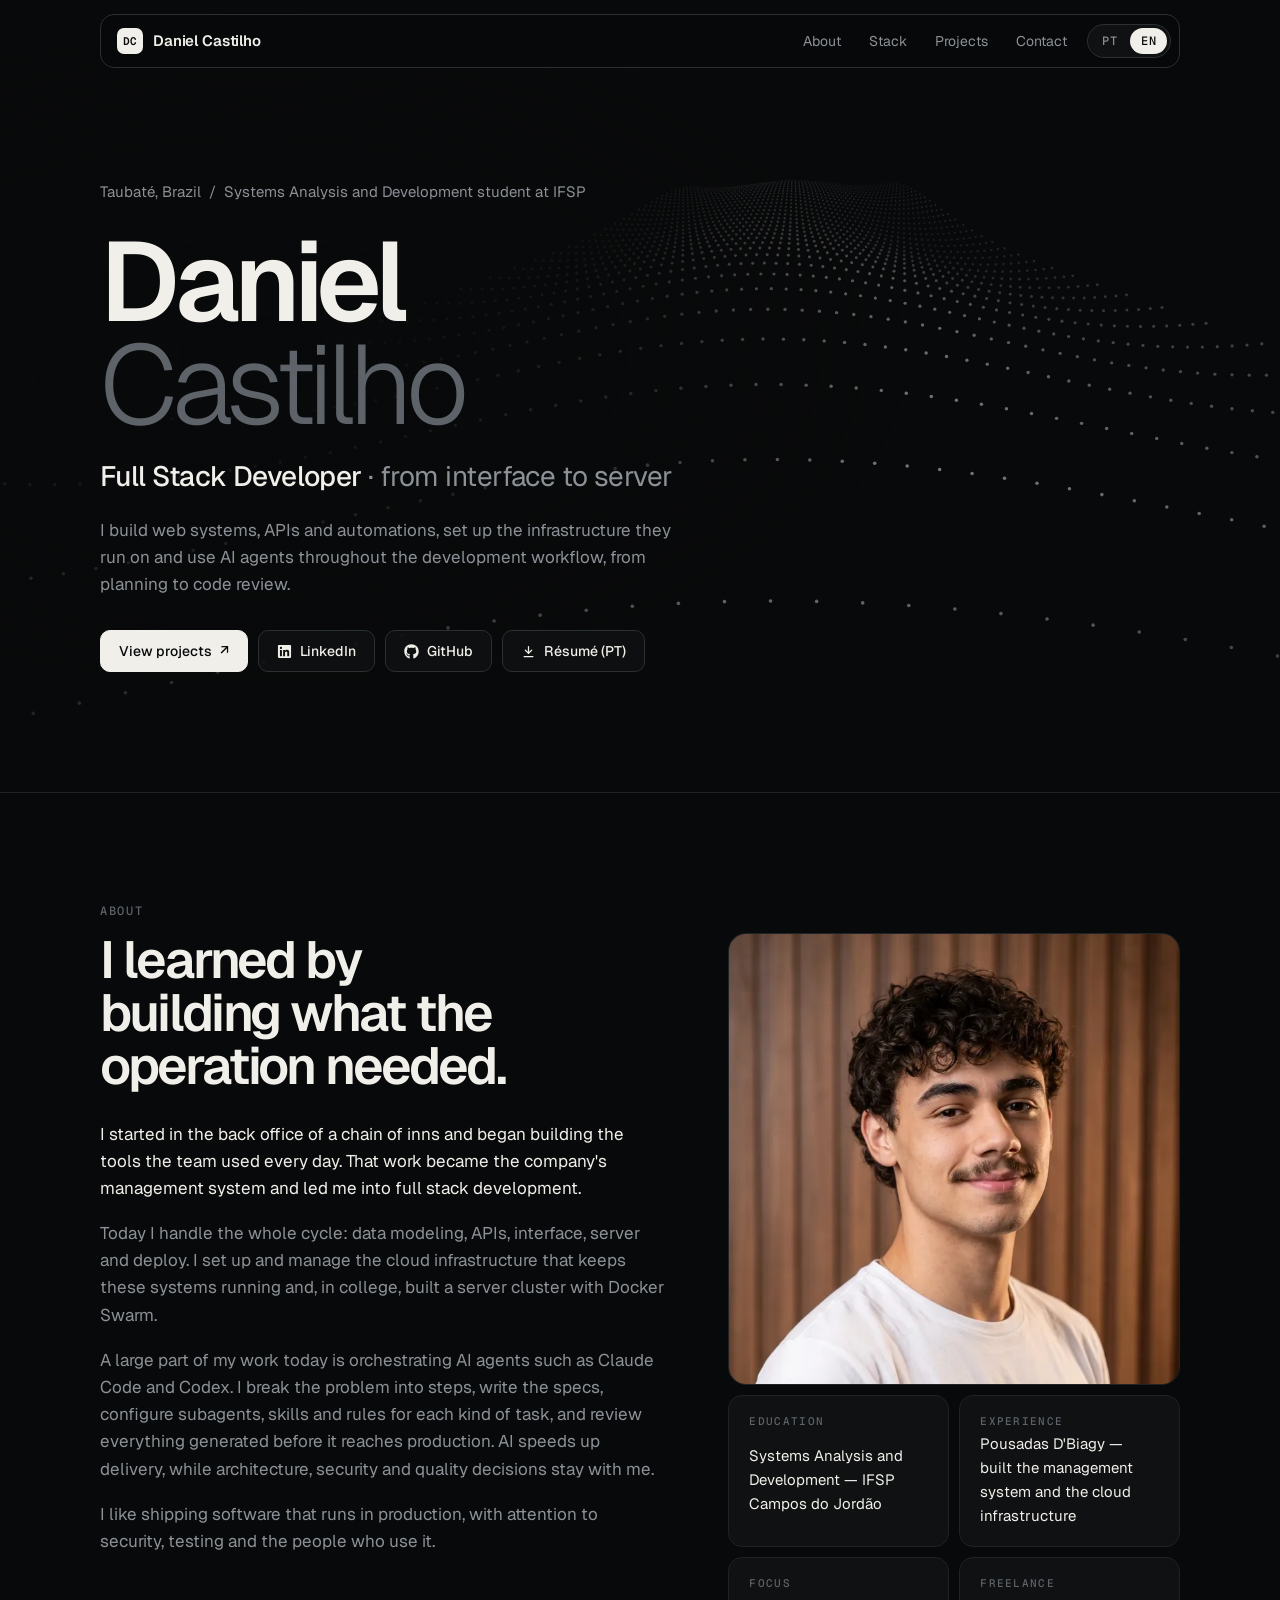
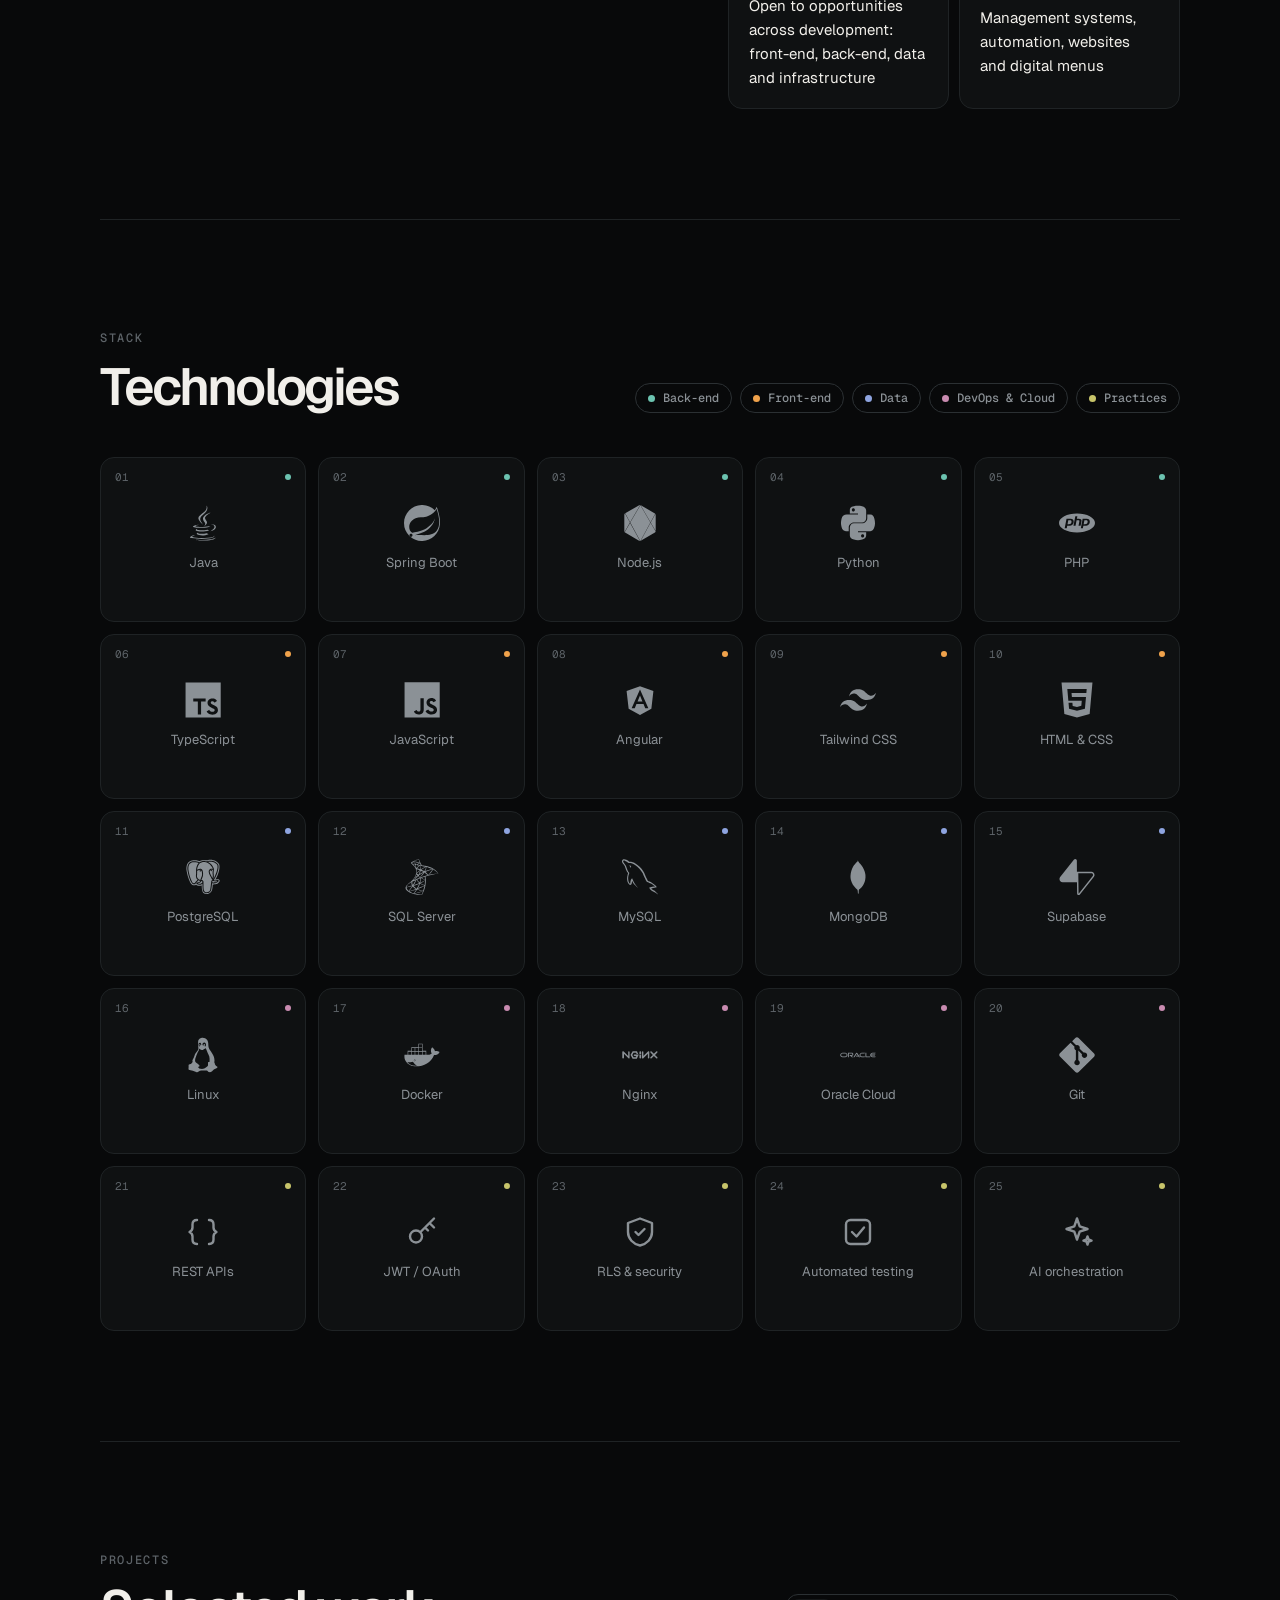
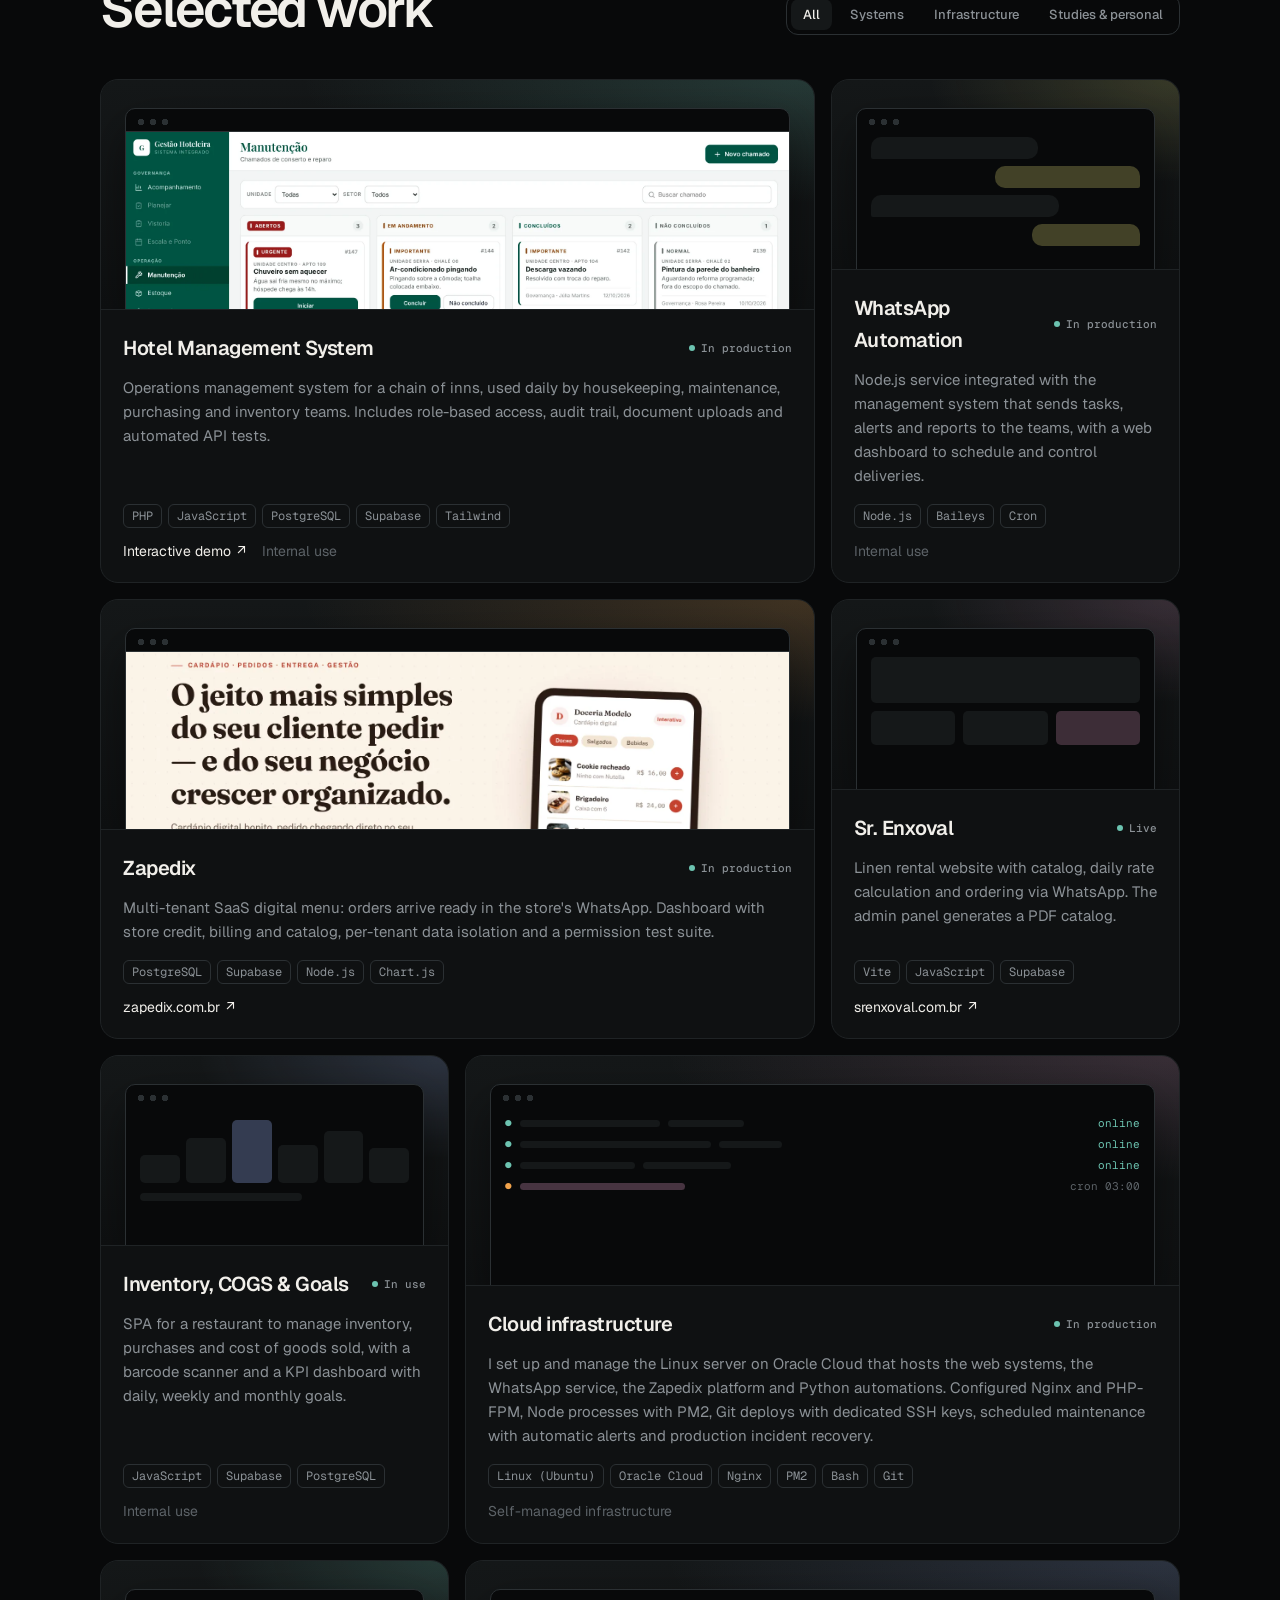
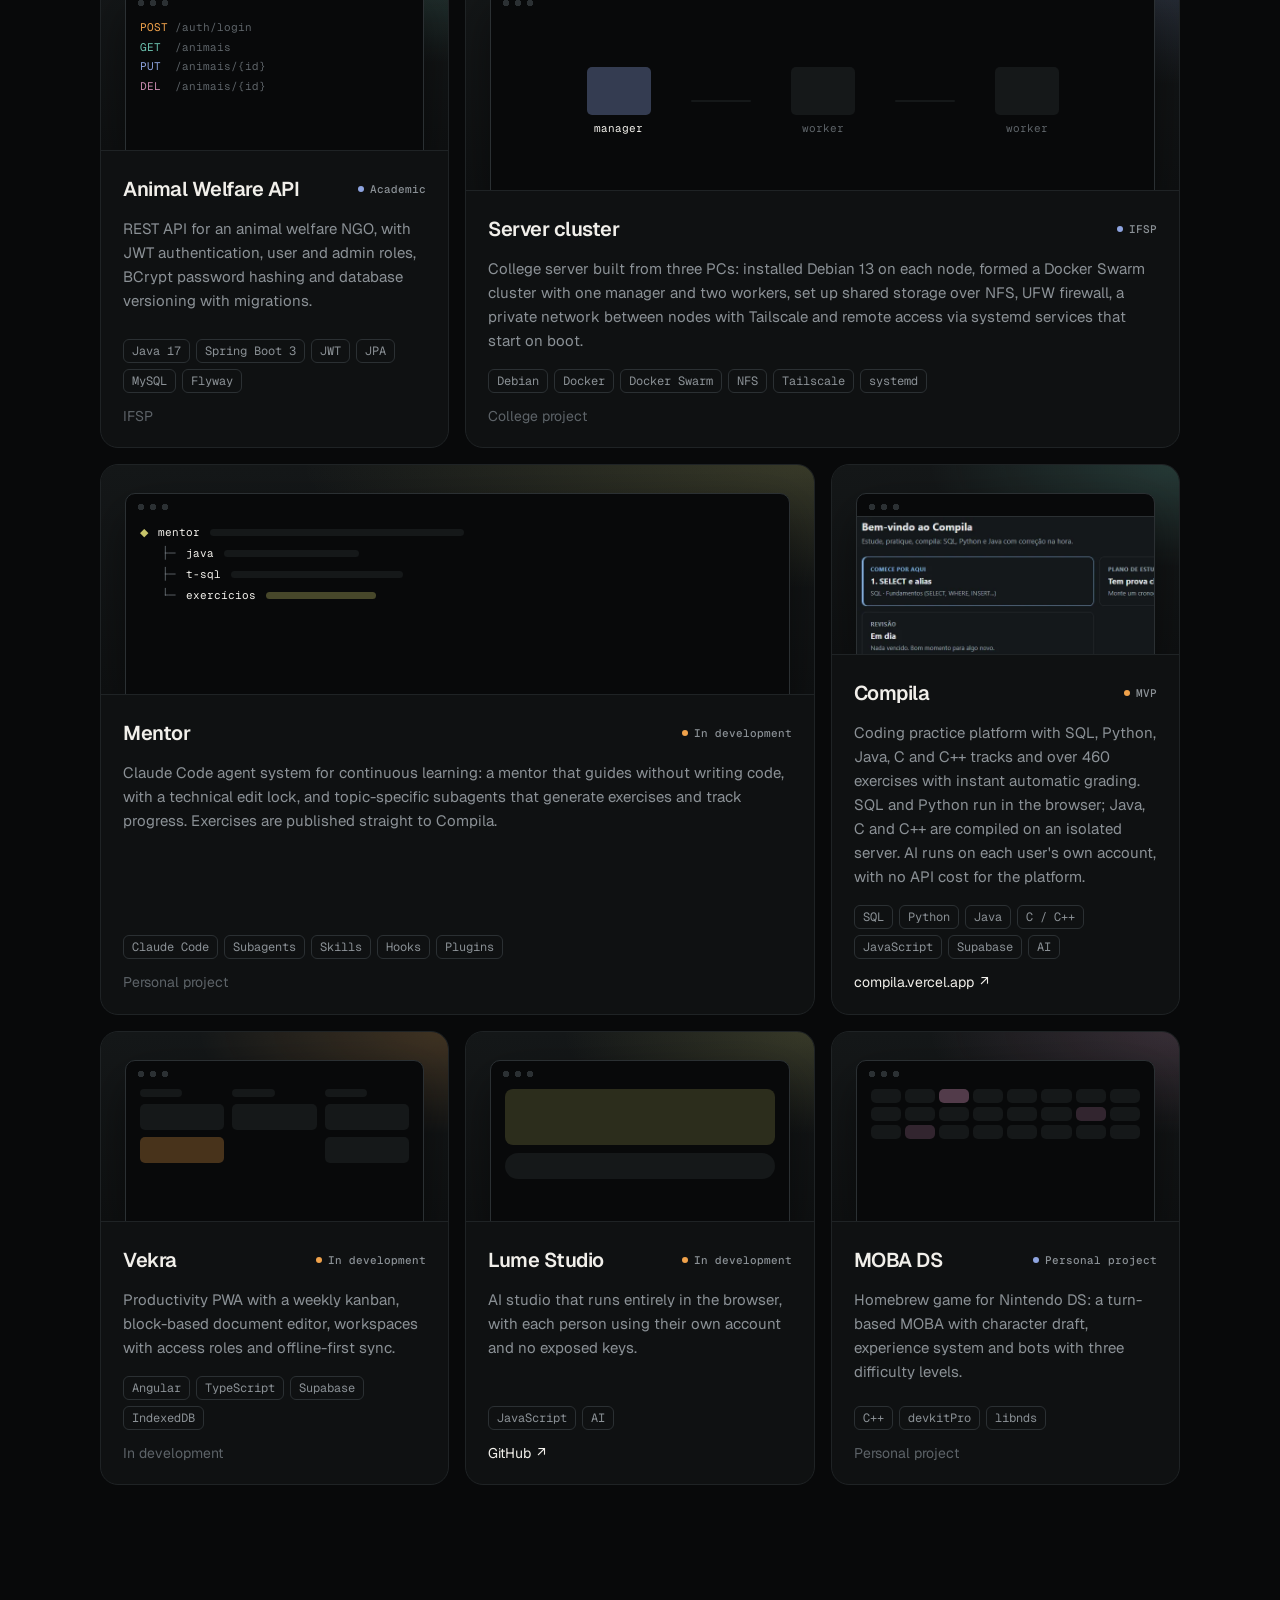
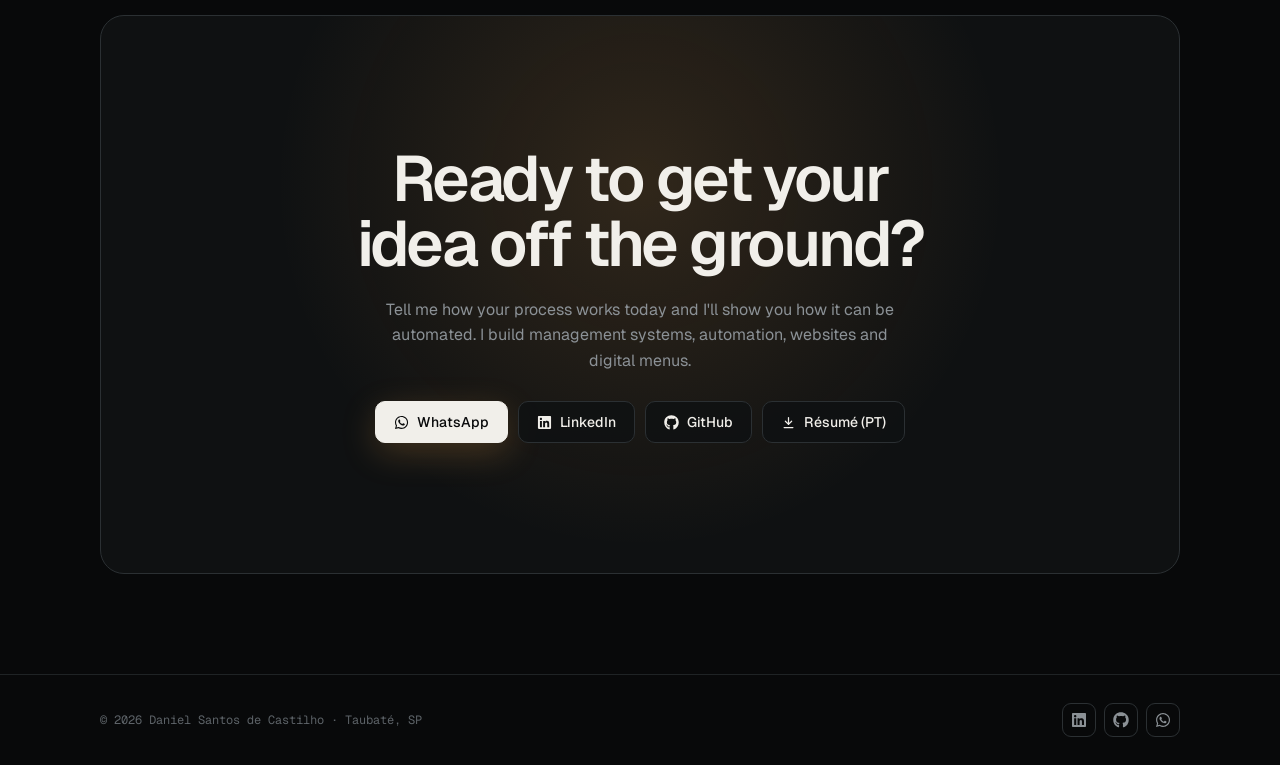
<file: index.html>
<!doctype html>
<html lang="pt-BR">
<head>
<meta charset="utf-8">
<meta name="viewport" content="width=device-width, initial-scale=1, viewport-fit=cover">
<meta name="description" content="Daniel Castilho — desenvolvedor full stack. Sistemas web, APIs, automações, infraestrutura e orquestração de agentes de IA.">
<meta name="theme-color" content="#08090a">
<title>Daniel Castilho</title>
<link rel="icon" href="assets/img/favicon.svg" type="image/svg+xml">
<link rel="apple-touch-icon" href="assets/img/apple-touch-icon.png">
<link rel="canonical" href="https://portifolio-dancastilho.vercel.app/">
<meta property="og:type" content="website">
<meta property="og:locale" content="pt_BR">
<meta property="og:title" content="Daniel Castilho — Desenvolvedor Full Stack">
<meta property="og:description" content="Sistemas web, APIs, automações, infraestrutura e orquestração de agentes de IA.">
<meta property="og:url" content="https://portifolio-dancastilho.vercel.app/">
<meta property="og:image" content="https://portifolio-dancastilho.vercel.app/assets/img/og.png">
<meta property="og:image:width" content="1200">
<meta property="og:image:height" content="630">
<meta name="twitter:card" content="summary_large_image">
<link rel="preconnect" href="https://fonts.googleapis.com">
<link rel="preconnect" href="https://fonts.gstatic.com" crossorigin>
<link rel="stylesheet" href="https://fonts.googleapis.com/css2?family=Geist:wght@300;400;500;600;700&family=Geist+Mono:wght@400;500&display=swap">
<link rel="stylesheet" href="assets/css/style.css">
</head>
<body>
<!-- Ícones de marca: Font Awesome Free 6.5.2 (CC BY 4.0) -->
<svg width="0" height="0" style="position:absolute" aria-hidden="true">
  <symbol id="i-linkedin" viewBox="0 0 448 512"><path d="M416 32H31.9C14.3 32 0 46.5 0 64.3v383.4C0 465.5 14.3 480 31.9 480H416c17.6 0 32-14.5 32-32.3V64.3c0-17.8-14.4-32.3-32-32.3zM135.4 416H69V202.2h66.5V416zm-33.2-243c-21.3 0-38.5-17.3-38.5-38.5S80.9 96 102.2 96c21.2 0 38.5 17.3 38.5 38.5 0 21.3-17.2 38.5-38.5 38.5zm282.1 243h-66.4V312c0-24.8-.5-56.7-34.5-56.7-34.6 0-39.9 27-39.9 54.9V416h-66.4V202.2h63.7v29.2h.9c8.9-16.8 30.6-34.5 62.9-34.5 67.2 0 79.7 44.3 79.7 101.9V416z"/></symbol>
  <symbol id="i-github" viewBox="0 0 496 512"><path d="M165.9 397.4c0 2-2.3 3.6-5.2 3.6-3.3.3-5.6-1.3-5.6-3.6 0-2 2.3-3.6 5.2-3.6 3-.3 5.6 1.3 5.6 3.6zm-31.1-4.5c-.7 2 1.3 4.3 4.3 4.9 2.6 1 5.6 0 6.2-2s-1.3-4.3-4.3-5.2c-2.6-.7-5.5.3-6.2 2.3zm44.2-1.7c-2.9.7-4.9 2.6-4.6 4.9.3 2 2.9 3.3 5.9 2.6 2.9-.7 4.9-2.6 4.6-4.6-.3-1.9-3-3.2-5.9-2.9zM244.8 8C106.1 8 0 113.3 0 252c0 110.9 69.8 205.8 169.5 239.2 12.8 2.3 17.3-5.6 17.3-12.1 0-6.2-.3-40.4-.3-61.4 0 0-70 15-84.7-29.8 0 0-11.4-29.1-27.8-36.6 0 0-22.9-15.7 1.6-15.4 0 0 24.9 2 38.6 25.8 21.9 38.6 58.6 27.5 72.9 20.9 2.3-16 8.8-27.1 16-33.7-55.9-6.2-112.3-14.3-112.3-110.5 0-27.5 7.6-41.3 23.6-58.9-2.6-6.5-11.1-33.3 2.6-67.9 20.9-6.5 69 27 69 27 20-5.6 41.5-8.5 62.8-8.5s42.8 2.9 62.8 8.5c0 0 48.1-33.6 69-27 13.7 34.7 5.2 61.4 2.6 67.9 16 17.7 25.8 31.5 25.8 58.9 0 96.5-58.9 104.2-114.8 110.5 9.2 7.9 17 22.9 17 46.4 0 33.7-.3 75.4-.3 83.6 0 6.5 4.6 14.4 17.3 12.1C428.2 457.8 496 362.9 496 252 496 113.3 383.5 8 244.8 8zM97.2 352.9c-1.3 1-1 3.3.7 5.2 1.6 1.6 3.9 2.3 5.2 1 1.3-1 1-3.3-.7-5.2-1.6-1.6-3.9-2.3-5.2-1zm-10.8-8.1c-.7 1.3.3 2.9 2.3 3.9 1.6 1 3.6.7 4.3-.7.7-1.3-.3-2.9-2.3-3.9-2-.6-3.6-.3-4.3.7zm32.4 35.6c-1.6 1.3-1 4.3 1.3 6.2 2.3 2.3 5.2 2.6 6.5 1 1.3-1.3.7-4.3-1.3-6.2-2.2-2.3-5.2-2.6-6.5-1zm-11.4-14.7c-1.6 1-1.6 3.6 0 5.9 1.6 2.3 4.3 3.3 5.6 2.3 1.6-1.3 1.6-3.9 0-6.2-1.4-2.3-4-3.3-5.6-2z"/></symbol>
  <symbol id="i-whatsapp" viewBox="0 0 448 512"><path d="M380.9 97.1C339 55.1 283.2 32 223.9 32c-122.4 0-222 99.6-222 222 0 39.1 10.2 77.3 29.6 111L0 480l117.7-30.9c32.4 17.7 68.9 27 106.1 27h.1c122.3 0 224.1-99.6 224.1-222 0-59.3-25.2-115-67.1-157zm-157 341.6c-33.2 0-65.7-8.9-94-25.7l-6.7-4-69.8 18.3L72 359.2l-4.4-7c-18.5-29.4-28.2-63.3-28.2-98.2 0-101.7 82.8-184.5 184.6-184.5 49.3 0 95.6 19.2 130.4 54.1 34.8 34.9 56.2 81.2 56.1 130.5 0 101.8-84.9 184.6-186.6 184.6zm101.2-138.2c-5.5-2.8-32.8-16.2-37.9-18-5.1-1.9-8.8-2.8-12.5 2.8-3.7 5.6-14.3 18-17.6 21.8-3.2 3.7-6.5 4.2-12 1.4-32.6-16.3-54-29.1-75.5-66-5.7-9.8 5.7-9.1 16.3-30.3 1.8-3.7.9-6.9-.5-9.7-1.4-2.8-12.5-30.1-17.1-41.2-4.5-10.8-9.1-9.3-12.5-9.5-3.2-.2-6.9-.2-10.6-.2-3.7 0-9.7 1.4-14.8 6.9-5.1 5.6-19.4 19-19.4 46.3 0 27.3 19.9 53.7 22.6 57.4 2.8 3.7 39.1 59.7 94.8 83.8 35.2 15.2 49 16.5 66.6 13.9 10.7-1.6 32.8-13.4 37.4-26.4 4.6-13 4.6-24.1 3.2-26.4-1.3-2.5-5-3.9-10.5-6.6z"/></symbol>
  <symbol id="i-download" viewBox="0 0 24 24"><path d="M12 4v11M7 10l5 5 5-5M5 20h14" fill="none" stroke="currentColor" stroke-width="2" stroke-linecap="round" stroke-linejoin="round"/></symbol>
</svg>

<nav class="nav" aria-label="Principal" data-i18n-aria="nav.aria">
  <a class="brand" href="#inicio"><span class="mark">DC</span><span class="brand-name">Daniel Castilho</span></a>
  <div class="nav-end">
    <ul>
      <li class="hide-sm"><a href="#sobre" data-i18n="nav.about">Sobre</a></li>
      <li><a href="#stack">Stack</a></li>
      <li><a href="#projetos" data-i18n="nav.projects">Projetos</a></li>
      <li><a href="#contato" data-i18n="nav.contact">Contato</a></li>
    </ul>
    <div class="lang" role="group" aria-label="Idioma" data-i18n-aria="lang.aria">
      <button type="button" data-lang="pt" aria-pressed="true" lang="pt-BR" title="Português">PT</button>
      <button type="button" data-lang="en" aria-pressed="false" lang="en" title="English">EN</button>
    </div>
  </div>
</nav>

<header class="hero" id="inicio">
  <canvas id="field" aria-hidden="true"></canvas>
  <div class="wrap">
    <p class="kicker rise" data-i18n="hero.kicker">Taubaté, SP &nbsp;/&nbsp; estudante de ADS no IFSP</p>
    <h1 class="rise d1">Daniel<br><span class="soft">Castilho</span></h1>
    <p class="role rise d2" data-i18n="hero.role"><b>Desenvolvedor Full Stack</b> · da interface ao servidor</p>
    <p class="lede rise d3" data-i18n="hero.lede">Desenvolvo sistemas web, APIs e automações, monto a infraestrutura onde eles rodam e uso agentes de IA como parte do fluxo de desenvolvimento, do planejamento à revisão do código.</p>
    <div class="ctas rise d4">
      <a class="btn primary" href="#projetos"><span data-i18n="cta.projects">Ver projetos</span> <span class="arr" aria-hidden="true">↗</span></a>
      <a class="btn" href="https://www.linkedin.com/in/castilhodan/" target="_blank" rel="noopener"><svg class="brand-ico" aria-hidden="true"><use href="#i-linkedin"/></svg>LinkedIn</a>
      <a class="btn" href="https://github.com/zdANSZ" target="_blank" rel="noopener"><svg class="brand-ico" aria-hidden="true"><use href="#i-github"/></svg>GitHub</a>
      <a class="btn" href="assets/curriculo-daniel-castilho.pdf" download><svg class="brand-ico" aria-hidden="true"><use href="#i-download"/></svg><span data-i18n="cta.cv">Currículo</span></a>
    </div>
  </div>
</header>

<main class="wrap">
  <section id="sobre">
    <span class="label" data-i18n="about.label">Sobre</span>
    <div class="about">
      <div class="txt">
        <h2 style="margin-bottom:28px" data-i18n="about.title">Aprendi programando o que a operação precisava.</h2>
        <p data-i18n="about.p1">Comecei na área administrativa de uma rede de pousadas e passei a construir as ferramentas que a equipe usava no dia a dia. Esse trabalho virou o sistema de gestão da empresa e me levou ao desenvolvimento full stack.</p>
        <p data-i18n="about.p2">Hoje cuido do ciclo inteiro: modelagem de dados, APIs, interface, servidor e deploy. Montei e administro a infraestrutura em nuvem que mantém esses sistemas no ar e, na faculdade, construí um cluster de servidores com Docker Swarm.</p>
        <p data-i18n="about.p3">Boa parte do meu trabalho hoje é orquestrar agentes de IA como Claude Code e Codex. Quebro o problema em etapas, escrevo as especificações, configuro subagentes, skills e regras para cada tipo de tarefa e reviso tudo o que é gerado antes de ir para produção. A IA acelera a entrega, e as decisões de arquitetura, segurança e qualidade continuam comigo.</p>
        <p data-i18n="about.p4">Gosto de entregar software que roda em produção, com atenção a segurança, testes e a quem vai usar.</p>
      </div>
      <div class="side">
        <figure class="portrait">
          <picture>
            <source srcset="assets/img/daniel.webp" type="image/webp">
            <img src="assets/img/daniel.jpg" width="640" height="800" loading="lazy" decoding="async" alt="Foto de Daniel Castilho" data-i18n-alt="about.photo">
          </picture>
        </figure>
        <dl class="facts">
          <div class="fact"><dt data-i18n="fact1.dt">Formação</dt><dd data-i18n="fact1.dd">Análise e Desenvolvimento de Sistemas — IFSP Campos do Jordão</dd></div>
          <div class="fact"><dt data-i18n="fact2.dt">Experiência</dt><dd data-i18n="fact2.dd">Pousadas D'Biagy — desenvolvimento do sistema de gestão e da infraestrutura em nuvem</dd></div>
          <div class="fact"><dt data-i18n="fact3.dt">Áreas</dt><dd data-i18n="fact3.dd">Aberto a oportunidades em todo o desenvolvimento: front-end, back-end, dados e infraestrutura</dd></div>
          <div class="fact"><dt data-i18n="fact4.dt">Freelance</dt><dd data-i18n="fact4.dd">Sistemas de gestão, automações, sites e cardápios digitais</dd></div>
        </dl>
      </div>
    </div>
  </section>

  <section id="stack" style="border-top:1px solid var(--line)">
    <span class="label">Stack</span>
    <div class="sec-head">
      <h2 data-i18n="stack.title">Tecnologias</h2>
      <div class="legend" id="legend" role="group" aria-label="Destacar por área" data-i18n-aria="stack.aria"></div>
    </div>
    <div class="tiles" id="tiles"></div>
  </section>

  <section id="projetos" style="border-top:1px solid var(--line)">
    <span class="label" data-i18n="projects.label">Projetos</span>
    <div class="sec-head">
      <h2 data-i18n="projects.title">Trabalho selecionado</h2>
      <div class="filters" role="group" aria-label="Filtrar projetos" data-i18n-aria="filters.aria">
        <button type="button" data-f="all" aria-pressed="true" data-i18n="filters.all">Todos</button>
        <button type="button" data-f="sys" aria-pressed="false" data-i18n="filters.sys">Sistemas</button>
        <button type="button" data-f="infra" aria-pressed="false" data-i18n="filters.infra">Infraestrutura</button>
        <button type="button" data-f="study" aria-pressed="false" data-i18n="filters.study">Estudos e pessoais</button>
      </div>
    </div>

    <div class="projects" id="projects"></div>
  </section>

  <section id="contato">
    <div class="contact">
      <h2 data-i18n="contact.title">Vamos tirar sua ideia do papel?</h2>
      <p data-i18n="contact.text">Conte como o seu processo funciona hoje e eu te mostro como dá pra automatizar. Desenvolvo sistemas de gestão, automações, sites e cardápios digitais.</p>
      <div class="ctas">
        <a class="btn primary" href="https://wa.me/5512992429757" target="_blank" rel="noopener"><svg class="brand-ico" aria-hidden="true"><use href="#i-whatsapp"/></svg>WhatsApp</a>
        <a class="btn" href="https://www.linkedin.com/in/castilhodan/" target="_blank" rel="noopener"><svg class="brand-ico" aria-hidden="true"><use href="#i-linkedin"/></svg>LinkedIn</a>
        <a class="btn" href="https://github.com/zdANSZ" target="_blank" rel="noopener"><svg class="brand-ico" aria-hidden="true"><use href="#i-github"/></svg>GitHub</a>
        <a class="btn" href="assets/curriculo-daniel-castilho.pdf" download><svg class="brand-ico" aria-hidden="true"><use href="#i-download"/></svg><span data-i18n="cta.cv">Currículo</span></a>
      </div>
    </div>
  </section>
</main>

<footer>
  <div class="wrap">
    <span>© 2026 Daniel Santos de Castilho · Taubaté, SP</span>
    <div class="social">
      <a href="https://www.linkedin.com/in/castilhodan/" target="_blank" rel="noopener" aria-label="LinkedIn" title="LinkedIn"><svg class="brand-ico" aria-hidden="true"><use href="#i-linkedin"/></svg></a>
      <a href="https://github.com/zdANSZ" target="_blank" rel="noopener" aria-label="GitHub" title="GitHub"><svg class="brand-ico" aria-hidden="true"><use href="#i-github"/></svg></a>
      <a href="https://wa.me/5512992429757" target="_blank" rel="noopener" aria-label="WhatsApp" title="WhatsApp"><svg class="brand-ico" aria-hidden="true"><use href="#i-whatsapp"/></svg></a>
    </div>
  </div>
</footer>

<script src="assets/js/icons.js"></script>
<script src="assets/js/projects.js"></script>
<script src="assets/js/i18n.js"></script>
<script src="assets/js/main.js"></script>
</body>
</html>
</file>
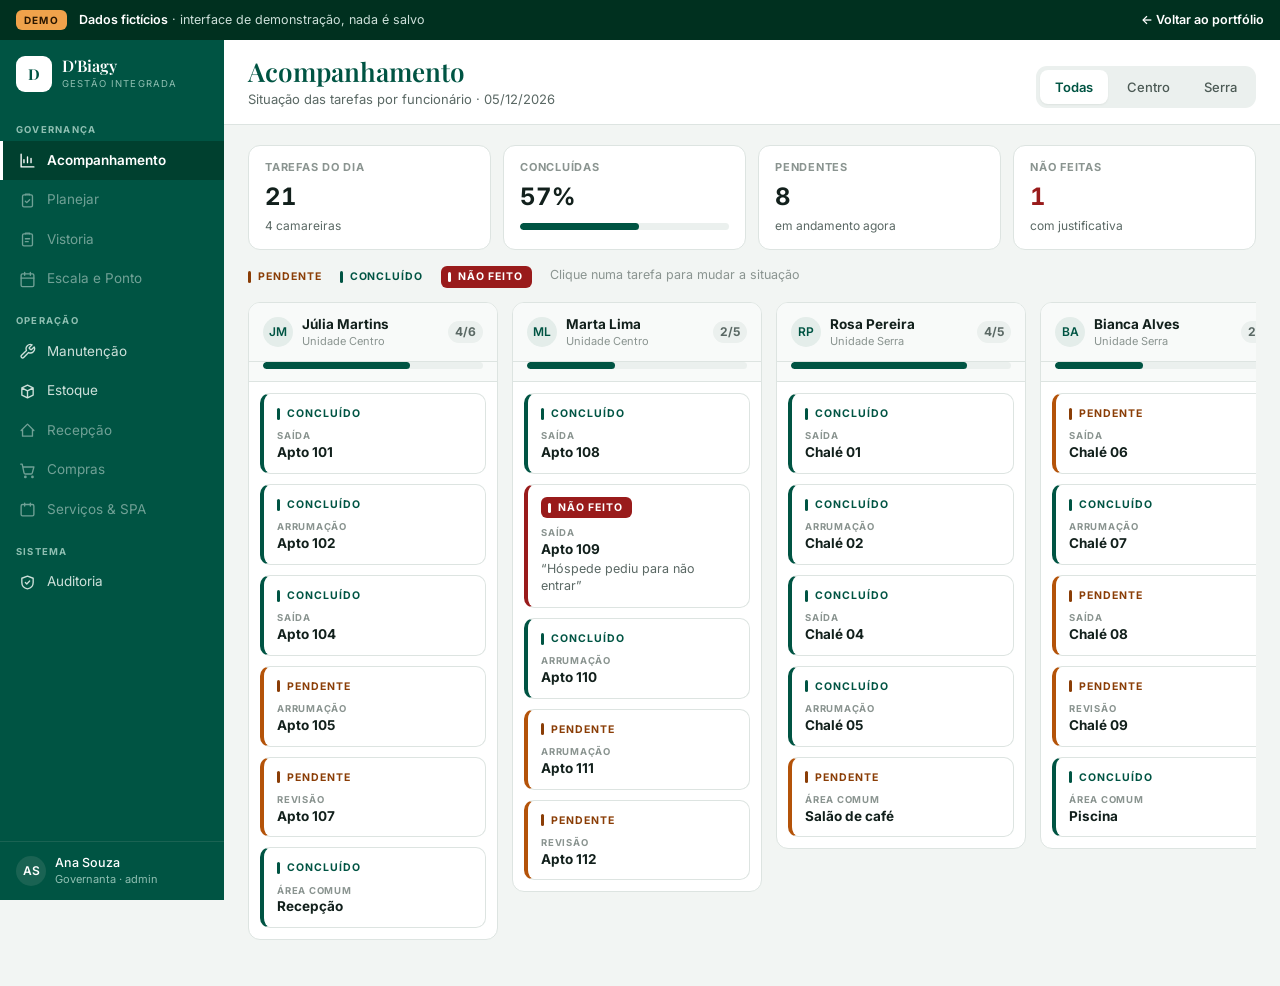
<file: demos/dbiagy/index.html>
<!doctype html>
<html lang="pt-BR">
<head>
<meta charset="utf-8">
<meta name="viewport" content="width=device-width, initial-scale=1">
<title>Sistema D'Biagy — Demonstração</title>
<meta name="description" content="Demonstração navegável do sistema de gestão operacional de pousadas desenvolvido por Daniel Castilho. Dados fictícios.">
<meta name="robots" content="noindex">
<meta name="theme-color" content="#005443">
<link rel="icon" href="../../assets/img/favicon.svg" type="image/svg+xml">
<link rel="preconnect" href="https://fonts.googleapis.com">
<link rel="preconnect" href="https://fonts.gstatic.com" crossorigin>
<link rel="stylesheet" href="https://fonts.googleapis.com/css2?family=Inter:wght@400;500;600;700&family=Playfair+Display:wght@600&display=swap">
<link rel="stylesheet" href="demo.css">
</head>
<body>

<div class="faixa" role="note">
  <span class="tag">Demo</span>
  <span class="msg"><b>Dados fictícios</b><span> · interface de demonstração, nada é salvo</span></span>
  <a href="../../index.html#projetos">← Voltar ao portfólio</a>
</div>

<aside class="lat" aria-label="Menu principal">
  <div class="marca">
    <span class="logo">D</span>
    <div><b>D'Biagy</b><small>Gestão Integrada</small></div>
  </div>
  <nav id="menu"></nav>
  <div class="lat-eu">
    <span class="av">AS</span>
    <div><b>Ana Souza</b><small>Governanta · admin</small></div>
  </div>
</aside>

<main>
  <header class="topo" id="topo"></header>
  <div class="conteudo" id="conteudo"></div>
</main>

<div class="veu" id="veu" role="dialog" aria-modal="true" aria-labelledby="modalTit">
  <form class="modal" id="modal"></form>
</div>
<div class="toast" id="toast" role="status" aria-live="polite"></div>

<script src="demo.js"></script>
</body>
</html>
</file>
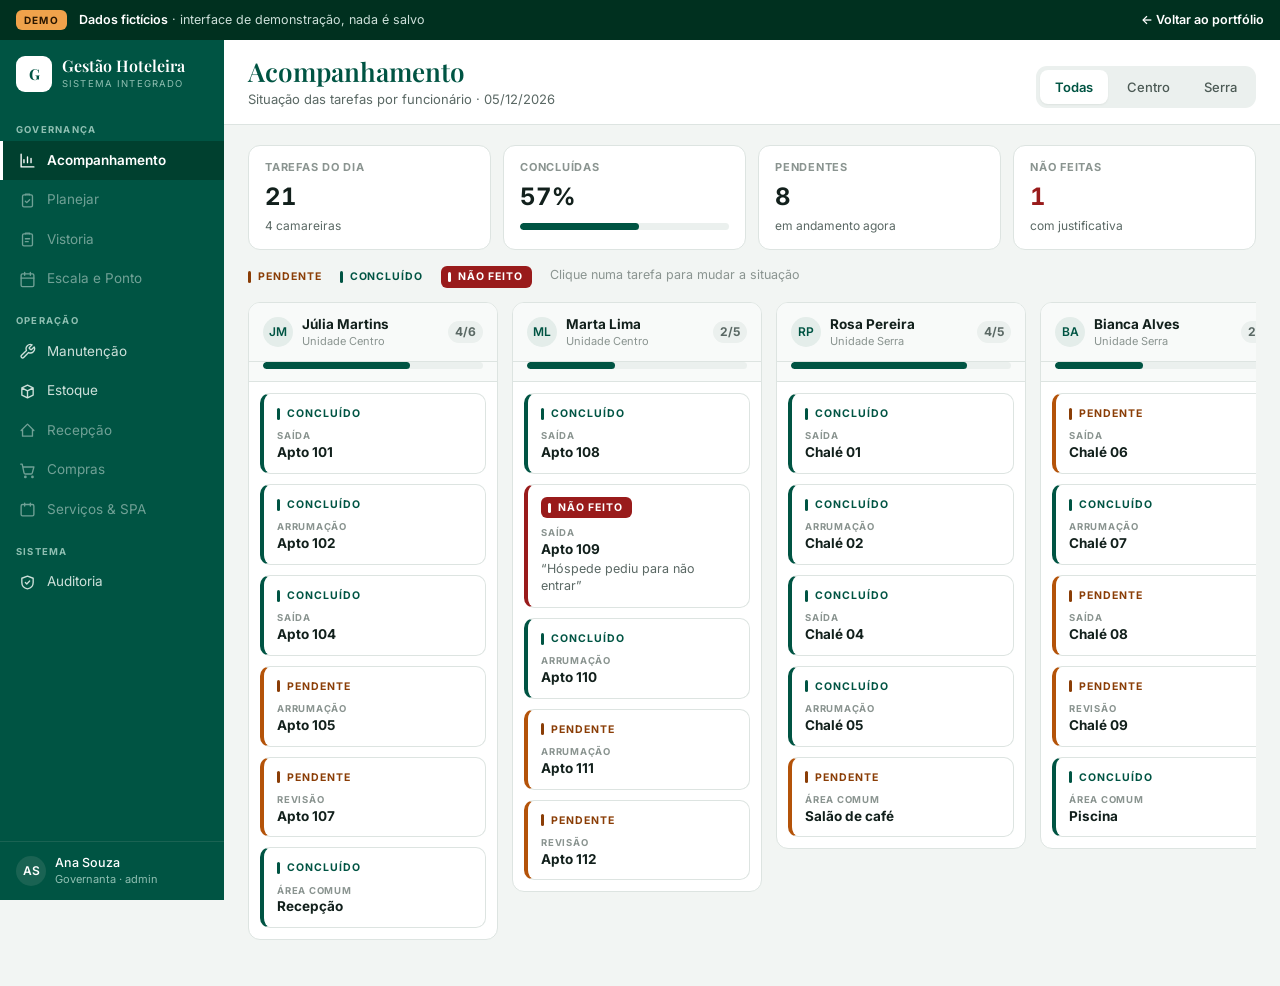
<file: demos/gestao-hoteleira/index.html>
<!doctype html>
<html lang="pt-BR">
<head>
<meta charset="utf-8">
<meta name="viewport" content="width=device-width, initial-scale=1">
<title>Sistema de Gestão Hoteleira — Demonstração</title>
<meta name="description" content="Demonstração navegável do sistema de gestão operacional hoteleira desenvolvido por Daniel Castilho. Dados fictícios.">
<meta name="robots" content="noindex">
<meta name="theme-color" content="#005443">
<link rel="icon" href="../../assets/img/favicon.svg" type="image/svg+xml">
<link rel="preconnect" href="https://fonts.googleapis.com">
<link rel="preconnect" href="https://fonts.gstatic.com" crossorigin>
<link rel="stylesheet" href="https://fonts.googleapis.com/css2?family=Inter:wght@400;500;600;700&family=Playfair+Display:wght@600&display=swap">
<link rel="stylesheet" href="demo.css">
</head>
<body>

<div class="faixa" role="note">
  <span class="tag">Demo</span>
  <span class="msg"><b>Dados fictícios</b><span> · interface de demonstração, nada é salvo</span></span>
  <a href="../../index.html#projetos">← Voltar ao portfólio</a>
</div>

<aside class="lat" aria-label="Menu principal">
  <div class="marca">
    <span class="logo">G</span>
    <div><b>Gestão Hoteleira</b><small>Sistema integrado</small></div>
  </div>
  <nav id="menu"></nav>
  <div class="lat-eu">
    <span class="av">AS</span>
    <div><b>Ana Souza</b><small>Governanta · admin</small></div>
  </div>
</aside>

<main>
  <header class="topo" id="topo"></header>
  <div class="conteudo" id="conteudo"></div>
</main>

<div class="veu" id="veu" role="dialog" aria-modal="true" aria-labelledby="modalTit">
  <form class="modal" id="modal"></form>
</div>
<div class="toast" id="toast" role="status" aria-live="polite"></div>

<script src="demo.js"></script>
</body>
</html>
</file>
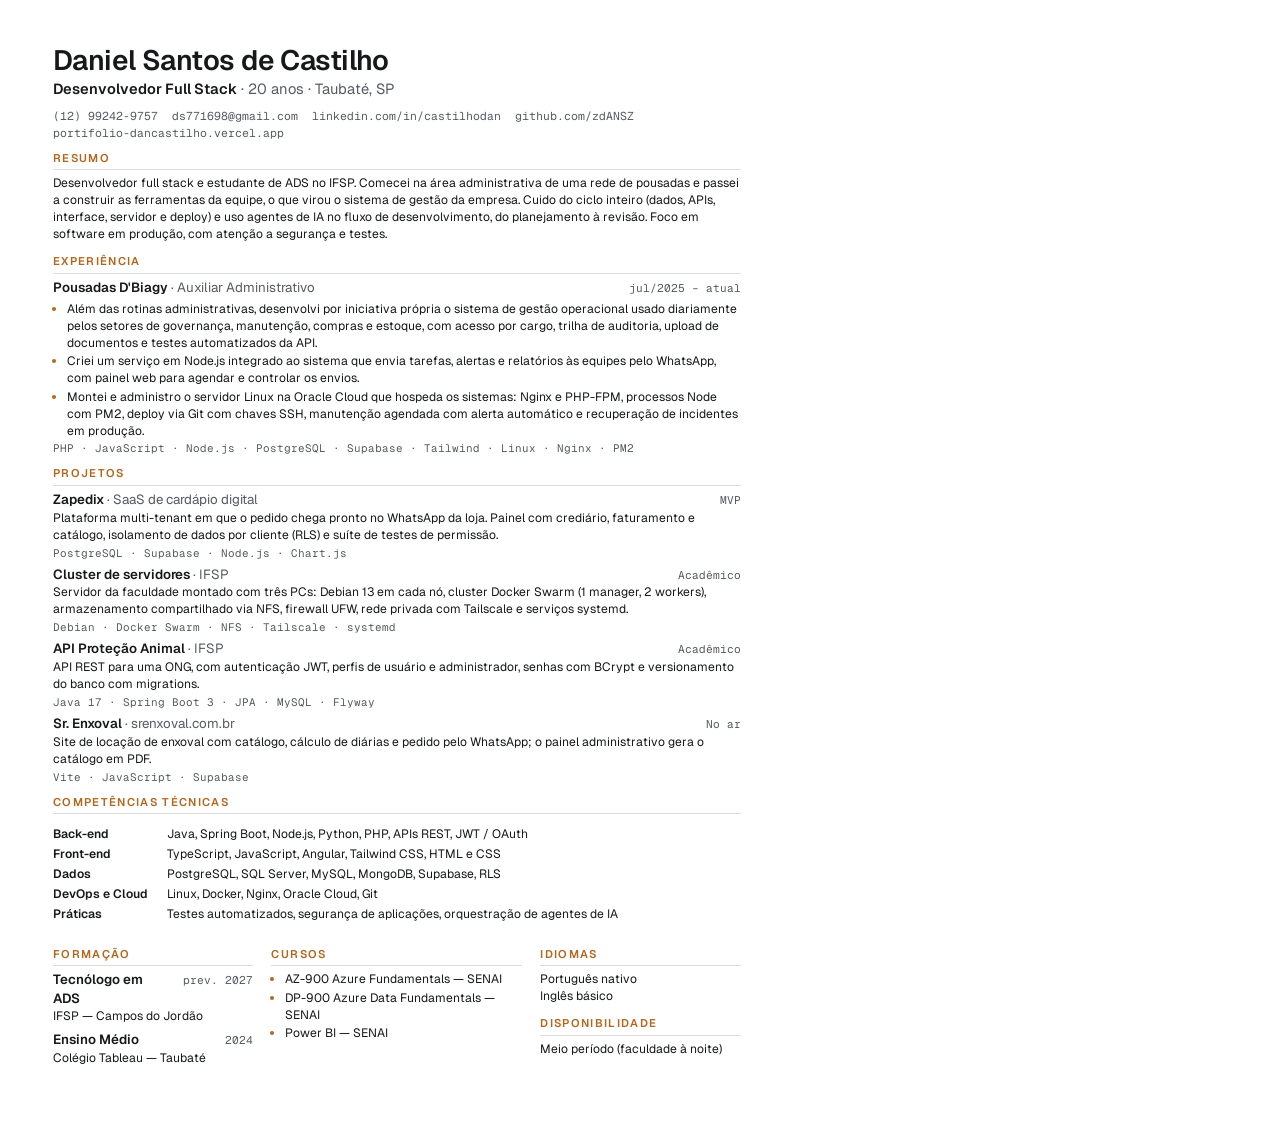
<file: curriculo/curriculo.html>
<!doctype html>
<html lang="pt-BR">
<head>
<meta charset="utf-8">
<title>Currículo — Daniel Santos de Castilho</title>
<link rel="preconnect" href="https://fonts.googleapis.com">
<link rel="preconnect" href="https://fonts.gstatic.com" crossorigin>
<link rel="stylesheet" href="https://fonts.googleapis.com/css2?family=Geist:wght@400;500;600;700&family=Geist+Mono:wght@400;500&display=swap">
<style>
/* Fonte do PDF em assets/curriculo-daniel-castilho.pdf: abra no Chrome, Imprimir → Salvar como PDF (A4, margens "Nenhuma"). */
@page{size:A4;margin:0}
:root{--fg:#16181a;--muted:#555b61;--line:#dcdcd8;--accent:#b4661c}
*{box-sizing:border-box}
html,body{margin:0;background:#fff;color:var(--fg)}
body{font:400 9.1pt/1.4 "Geist","Segoe UI",system-ui,sans-serif;-webkit-print-color-adjust:exact;print-color-adjust:exact}
.page{width:210mm;min-height:297mm;padding:12mm 14mm 10mm}
h1{font-size:21pt;font-weight:600;letter-spacing:-.02em;margin:0;line-height:1.1}
.role{margin:3px 0 8px;font-size:11pt;color:var(--muted)}
.role b{color:var(--fg);font-weight:600}
.contact{display:flex;flex-wrap:wrap;gap:2px 14px;font:400 8.6pt "Geist Mono",ui-monospace,monospace;color:var(--muted)}
.contact a{color:inherit;text-decoration:none}
h2{font-size:8.4pt;font-weight:600;text-transform:uppercase;letter-spacing:.12em;color:var(--accent);margin:11px 0 5px;padding-bottom:3px;border-bottom:1px solid var(--line)}
p{margin:0}
.item{margin-bottom:6px}
.item:last-child{margin-bottom:0}
.head{display:flex;justify-content:space-between;align-items:baseline;gap:12px}
.head h3{font-size:10pt;font-weight:600;margin:0}
.head h3 span{font-weight:400;color:var(--muted)}
.when{font:400 8.4pt "Geist Mono",ui-monospace,monospace;color:var(--muted);white-space:nowrap}
ul{margin:3px 0 0;padding-left:14px}
li{margin:1.5px 0}
li::marker{color:var(--accent)}
.tech{margin-top:2px;font:400 8.2pt "Geist Mono",ui-monospace,monospace;color:var(--muted)}
.skills{display:grid;grid-template-columns:104px 1fr;gap:3px 10px}
.skills dt{font-weight:600}
.skills dd{margin:0}
.cols{display:grid;grid-template-columns:1fr 1.25fr 1fr;gap:0 18px}
</style>
</head>
<body>
<div class="page">
  <h1>Daniel Santos de Castilho</h1>
  <p class="role"><b>Desenvolvedor Full Stack</b> · 20 anos · Taubaté, SP</p>
  <div class="contact">
    <a href="tel:+5512992429757">(12) 99242-9757</a>
    <a href="mailto:ds771698@gmail.com">ds771698@gmail.com</a>
    <a href="https://www.linkedin.com/in/castilhodan/">linkedin.com/in/castilhodan</a>
    <a href="https://github.com/zdANSZ">github.com/zdANSZ</a>
    <a href="https://portifolio-dancastilho.vercel.app/">portifolio-dancastilho.vercel.app</a>
  </div>

  <h2>Resumo</h2>
  <p>Desenvolvedor full stack e estudante de ADS no IFSP. Comecei na área administrativa de uma rede de pousadas e passei a construir as ferramentas da equipe, o que virou o sistema de gestão da empresa. Cuido do ciclo inteiro (dados, APIs, interface, servidor e deploy) e uso agentes de IA no fluxo de desenvolvimento, do planejamento à revisão. Foco em software em produção, com atenção a segurança e testes.</p>

  <h2>Experiência</h2>
  <div class="item">
    <div class="head"><h3>Pousadas D'Biagy <span>· Auxiliar Administrativo</span></h3><span class="when">jul/2025 – atual</span></div>
    <ul>
      <li>Além das rotinas administrativas, desenvolvi por iniciativa própria o sistema de gestão operacional usado diariamente pelos setores de governança, manutenção, compras e estoque, com acesso por cargo, trilha de auditoria, upload de documentos e testes automatizados da API.</li>
      <li>Criei um serviço em Node.js integrado ao sistema que envia tarefas, alertas e relatórios às equipes pelo WhatsApp, com painel web para agendar e controlar os envios.</li>
      <li>Montei e administro o servidor Linux na Oracle Cloud que hospeda os sistemas: Nginx e PHP-FPM, processos Node com PM2, deploy via Git com chaves SSH, manutenção agendada com alerta automático e recuperação de incidentes em produção.</li>
    </ul>
    <p class="tech">PHP · JavaScript · Node.js · PostgreSQL · Supabase · Tailwind · Linux · Nginx · PM2</p>
  </div>

  <h2>Projetos</h2>
  <div class="item">
    <div class="head"><h3>Zapedix <span>· SaaS de cardápio digital</span></h3><span class="when">MVP</span></div>
    <p>Plataforma multi-tenant em que o pedido chega pronto no WhatsApp da loja. Painel com crediário, faturamento e catálogo, isolamento de dados por cliente (RLS) e suíte de testes de permissão.</p>
    <p class="tech">PostgreSQL · Supabase · Node.js · Chart.js</p>
  </div>
  <div class="item">
    <div class="head"><h3>Cluster de servidores <span>· IFSP</span></h3><span class="when">Acadêmico</span></div>
    <p>Servidor da faculdade montado com três PCs: Debian 13 em cada nó, cluster Docker Swarm (1 manager, 2 workers), armazenamento compartilhado via NFS, firewall UFW, rede privada com Tailscale e serviços systemd.</p>
    <p class="tech">Debian · Docker Swarm · NFS · Tailscale · systemd</p>
  </div>
  <div class="item">
    <div class="head"><h3>API Proteção Animal <span>· IFSP</span></h3><span class="when">Acadêmico</span></div>
    <p>API REST para uma ONG, com autenticação JWT, perfis de usuário e administrador, senhas com BCrypt e versionamento do banco com migrations.</p>
    <p class="tech">Java 17 · Spring Boot 3 · JPA · MySQL · Flyway</p>
  </div>
  <div class="item">
    <div class="head"><h3>Sr. Enxoval <span>· srenxoval.com.br</span></h3><span class="when">No ar</span></div>
    <p>Site de locação de enxoval com catálogo, cálculo de diárias e pedido pelo WhatsApp; o painel administrativo gera o catálogo em PDF.</p>
    <p class="tech">Vite · JavaScript · Supabase</p>
  </div>

  <h2>Competências técnicas</h2>
  <dl class="skills">
    <dt>Back-end</dt><dd>Java, Spring Boot, Node.js, Python, PHP, APIs REST, JWT / OAuth</dd>
    <dt>Front-end</dt><dd>TypeScript, JavaScript, Angular, Tailwind CSS, HTML e CSS</dd>
    <dt>Dados</dt><dd>PostgreSQL, SQL Server, MySQL, MongoDB, Supabase, RLS</dd>
    <dt>DevOps e Cloud</dt><dd>Linux, Docker, Nginx, Oracle Cloud, Git</dd>
    <dt>Práticas</dt><dd>Testes automatizados, segurança de aplicações, orquestração de agentes de IA</dd>
  </dl>

  <div class="cols">
    <div>
      <h2>Formação</h2>
      <div class="item">
        <div class="head"><h3>Tecnólogo em ADS</h3><span class="when">prev. 2027</span></div>
        <p>IFSP — Campos do Jordão</p>
      </div>
      <div class="item">
        <div class="head"><h3>Ensino Médio</h3><span class="when">2024</span></div>
        <p>Colégio Tableau — Taubaté</p>
      </div>
    </div>
    <div>
      <h2>Cursos</h2>
      <ul style="margin-top:0">
        <li>AZ-900 Azure Fundamentals — SENAI</li>
        <li>DP-900 Azure Data Fundamentals — SENAI</li>
        <li>Power BI — SENAI</li>
      </ul>
    </div>
    <div>
      <h2>Idiomas</h2>
      <p>Português nativo<br>Inglês básico</p>
      <h2>Disponibilidade</h2>
      <p>Meio período (faculdade à noite)</p>
    </div>
  </div>
</div>
</body>
</html>
</file>
<file: assets/css/style.css>
/* Layout: dark-first, coluna de 1120px. Hero com campo de pontos em perspectiva no fundo; projetos em grade bento; stack em tabela de elementos; contato em bloco central com brilho. */
:root{
  --bg:#08090a; --surface:#0f1112; --raise:#151819; --line:#1f2325; --line-2:#2b3033;
  --fg:#f1efea; --muted:#8b9196; --dim:#5d6368;
  --accent:#f0a24b; --node:#6cc3b0; --c-data:#8ea4e0; --c-infra:#c98bb0; --c-ai:#c7c46a;
  --sans:"Geist", "Segoe UI", system-ui, sans-serif;
  --mono:"Geist Mono", ui-monospace, Consolas, monospace;
  color-scheme:dark;
}
*{box-sizing:border-box}
html{scroll-behavior:smooth}
body{background:var(--bg);color:var(--fg);font:16px/1.6 var(--sans);margin:0;-webkit-font-smoothing:antialiased}
.wrap{max-width:1120px;margin:0 auto;padding-inline:20px}
a{color:inherit}
:focus-visible{outline:2px solid var(--accent);outline-offset:3px;border-radius:6px}
::selection{background:color-mix(in srgb,var(--accent) 35%,transparent)}

/* nav flutuante */
.nav{position:fixed;top:calc(env(safe-area-inset-top,0px) + 14px);left:50%;transform:translateX(-50%);z-index:20;width:min(1080px,calc(100% - 24px));
  display:flex;align-items:center;justify-content:space-between;gap:12px;padding:8px 8px 8px 16px;border:1px solid var(--line-2);border-radius:14px;
  background:color-mix(in srgb,var(--bg) 70%,transparent);backdrop-filter:blur(14px) saturate(140%);-webkit-backdrop-filter:blur(14px) saturate(140%)}
.brand{display:flex;align-items:center;gap:10px;text-decoration:none;font-weight:600;font-size:15px;letter-spacing:-.01em}
.mark{width:26px;height:26px;border-radius:7px;display:grid;place-items:center;background:var(--fg);color:var(--bg);font:600 11px var(--mono)}
.nav ul{display:flex;gap:4px;list-style:none;margin:0;padding:0}
.nav ul a{display:block;padding:7px 12px;border-radius:8px;text-decoration:none;color:var(--muted);font-size:14px;transition:color .2s,background .2s}
.nav ul a:hover{color:var(--fg);background:var(--raise)}
.nav-end{display:flex;align-items:center;gap:8px}
.lang{display:flex;gap:2px;padding:3px;border:1px solid var(--line-2);border-radius:999px;background:var(--surface)}
.lang button{appearance:none;border:0;cursor:pointer;padding:5px 11px;border-radius:999px;background:none;color:var(--muted);font:500 12px var(--mono);letter-spacing:.04em;transition:color .2s,background .2s}
.lang button:hover{color:var(--fg)}
.lang button[aria-pressed="true"]{background:var(--fg);color:var(--bg)}
.lang button:focus-visible{outline:2px solid var(--accent);outline-offset:2px}
@media (max-width:640px){.nav ul li.hide-sm{display:none}.nav ul a{padding:7px 9px;font-size:13px}}
@media (max-width:480px){.brand-name{display:none}.nav-end{gap:4px}.lang button{padding:5px 8px}}

/* hero */
.hero{position:relative;overflow:hidden;border-bottom:1px solid var(--line)}
.hero canvas{position:absolute;inset:0;width:100%;height:100%;display:block}
.hero::after{content:"";position:absolute;inset:0;pointer-events:none;
  background:radial-gradient(70% 60% at 20% 45%,var(--bg) 0%,color-mix(in srgb,var(--bg) 70%,transparent) 45%,transparent 75%),linear-gradient(to top,var(--bg),transparent 30%)}
.hero .wrap{position:relative;z-index:1;padding-block:180px 120px}
@media (max-width:760px){.hero .wrap{padding-block:130px 80px}}
.pill{display:inline-flex;align-items:center;gap:8px;padding:5px 12px 5px 10px;border:1px solid var(--line-2);border-radius:999px;background:color-mix(in srgb,var(--surface) 80%,transparent);font:500 12px var(--mono);color:var(--muted);letter-spacing:.02em}
.pill .dot{width:7px;height:7px;border-radius:50%;background:var(--node);box-shadow:0 0 0 3px color-mix(in srgb,var(--node) 22%,transparent);animation:pulse 2.4s ease-in-out infinite}
@keyframes pulse{50%{box-shadow:0 0 0 6px color-mix(in srgb,var(--node) 0%,transparent)}}
.kicker{margin:0;font-size:15px;color:var(--muted)}
h1{font-weight:600;font-size:clamp(52px,9vw,112px);line-height:.92;letter-spacing:-.055em;margin:26px 0 18px;text-wrap:balance}
h1 .soft{color:var(--dim);font-weight:300}
.role{font-size:clamp(20px,2.6vw,28px);letter-spacing:-.02em;color:var(--muted);margin:0 0 18px;font-weight:400}
.role b{color:var(--fg);font-weight:500}
.lede{max-width:34em;color:var(--muted);font-size:17px;margin:0 0 32px}
.ctas{display:flex;flex-wrap:wrap;gap:10px}
.btn{display:inline-flex;align-items:center;gap:8px;padding:11px 18px;border-radius:10px;font:500 14px var(--sans);text-decoration:none;border:1px solid var(--line-2);background:color-mix(in srgb,var(--surface) 85%,transparent);color:var(--fg);transition:border-color .2s,background .2s,transform .2s}
.btn:hover{border-color:var(--dim);background:var(--raise)}
.btn.primary{background:var(--fg);color:var(--bg);border-color:var(--fg)}
.btn.primary:hover{background:#fff;transform:translateY(-1px)}
.btn .arr{transition:transform .2s}
.btn:hover .arr{transform:translate(2px,-2px)}
.btn svg{width:16px;height:16px}

/* entrada do hero (termina visível) */
.rise{animation:rise .9s cubic-bezier(.2,.7,.2,1) both}
.rise.d1{animation-delay:.08s}.rise.d2{animation-delay:.16s}.rise.d3{animation-delay:.24s}.rise.d4{animation-delay:.32s}
@keyframes rise{from{opacity:0;transform:translateY(14px);filter:blur(6px)}to{opacity:1;transform:none;filter:none}}

/* seções */
section{padding-block:110px}
@media (max-width:760px){section{padding-block:72px}}
.label{font:500 12px var(--mono);letter-spacing:.14em;text-transform:uppercase;color:var(--dim);margin-bottom:14px;display:block}
h2{font-weight:600;font-size:clamp(34px,4.6vw,52px);line-height:1.02;letter-spacing:-.04em;margin:0;text-wrap:balance}
.sec-head{display:flex;align-items:flex-end;justify-content:space-between;gap:24px;flex-wrap:wrap;margin-bottom:44px}
.sec-head p{margin:0;color:var(--muted);max-width:28em}

/* sobre */
.about{display:grid;grid-template-columns:1.25fr 1fr;gap:64px}
@media (max-width:860px){.about{grid-template-columns:1fr;gap:36px}}
.about .txt p{color:var(--muted);margin:0 0 18px;max-width:60ch;font-size:17px}
.about .txt p:first-of-type{color:var(--fg)}
.side{display:grid;gap:10px;align-content:start}
.portrait{margin:0;aspect-ratio:1;border:1px solid var(--line);border-radius:18px;overflow:hidden;background:var(--surface)}
.portrait img{display:block;width:100%;height:100%;object-fit:cover;object-position:50% 18%}
.facts{margin:0;display:grid;grid-template-columns:1fr 1fr;gap:10px}
@media (max-width:860px){.side{display:contents}.portrait{order:-1;aspect-ratio:4/5;max-width:360px}}
@media (max-width:520px){.facts{grid-template-columns:1fr}}
.fact{border:1px solid var(--line);border-radius:14px;background:var(--surface);padding:18px 20px;display:grid;gap:4px}
.fact dt{font:500 11px var(--mono);letter-spacing:.12em;text-transform:uppercase;color:var(--dim)}
.fact dd{margin:0;font-size:15px}

/* stack */
.legend{display:flex;flex-wrap:wrap;gap:8px}
.legend button{display:inline-flex;align-items:center;gap:8px;font:500 12px var(--mono);color:var(--muted);background:transparent;border:1px solid var(--line-2);border-radius:999px;padding:6px 12px;cursor:pointer;transition:color .2s,border-color .2s}
.legend button::before{content:"";width:7px;height:7px;border-radius:50%;background:var(--c)}
.legend button[aria-pressed="true"]{color:var(--fg);border-color:var(--c)}
.tiles{display:grid;grid-template-columns:repeat(5,minmax(0,1fr));gap:12px}
@media (max-width:900px){.tiles{grid-template-columns:repeat(4,minmax(0,1fr))}}
@media (max-width:640px){.tiles{grid-template-columns:repeat(3,minmax(0,1fr));gap:8px}}
@media (max-width:380px){.tiles{grid-template-columns:repeat(2,minmax(0,1fr))}}
.tile{--mx:50%;--my:50%;position:relative;aspect-ratio:1.25;max-width:100%;border:1px solid var(--line);border-radius:14px;background:var(--surface);padding:12px 14px;display:flex;flex-direction:column;justify-content:space-between;overflow:hidden;transition:border-color .25s,opacity .25s}
.tile::before{content:"";position:absolute;inset:0;background:radial-gradient(160px circle at var(--mx) var(--my),color-mix(in srgb,var(--c) 22%,transparent),transparent 70%);opacity:0;transition:opacity .25s;pointer-events:none}
.tile:hover{border-color:color-mix(in srgb,var(--c) 60%,var(--line))}
.tile:hover::before{opacity:1}
.tile.dim{opacity:.22}
.tile{align-items:center;justify-content:center;gap:12px;text-align:center}
.tile .num{font:11px var(--mono);color:var(--dim);display:flex;justify-content:space-between;position:absolute;top:12px;left:14px;right:14px}
.tile .name{max-width:100%}
.tile .num i{width:6px;height:6px;border-radius:50%;background:var(--c);margin-top:4px}
.tile .ico{position:relative;color:var(--muted);transition:color .25s,transform .25s}
.tile .ico svg{width:clamp(28px,3.2vw,36px);height:clamp(28px,3.2vw,36px);display:block}
.tile:hover .ico{color:var(--c);transform:translateY(-2px)}
.tile .name{color:var(--fg)}
.tile .name{font-size:13px;color:var(--muted);position:relative;white-space:nowrap;overflow:hidden;text-overflow:ellipsis}

/* projetos — bento */
.filters{display:flex;flex-wrap:wrap;gap:6px;padding:4px;border:1px solid var(--line-2);border-radius:12px}
.filters button{font:500 13px var(--sans);color:var(--muted);background:transparent;border:0;border-radius:8px;padding:7px 12px;cursor:pointer;transition:color .2s,background .2s}
.filters button[aria-pressed="true"]{color:var(--fg);background:var(--raise)}
.projects{display:grid;grid-template-columns:repeat(3,minmax(0,1fr));gap:16px}
.projects .wide{grid-column:span 2}
.projects{grid-auto-flow:dense}
.status.acad{--s:var(--c-data)}
@media (max-width:960px){.projects{grid-template-columns:repeat(2,minmax(0,1fr))}.projects .wide{grid-column:span 2}}
@media (max-width:640px){.projects{grid-template-columns:1fr}.projects .wide{grid-column:auto}}
.card{--c:var(--accent);--mx:50%;--my:0%;position:relative;border:1px solid var(--line);border-radius:18px;background:var(--surface);overflow:hidden;display:flex;flex-direction:column;min-width:0;transition:border-color .3s,transform .3s}
.card[hidden]{display:none}
.card:hover{border-color:var(--line-2);transform:translateY(-2px)}
.card::after{content:"";position:absolute;inset:0;pointer-events:none;border-radius:inherit;background:radial-gradient(300px circle at var(--mx) var(--my),color-mix(in srgb,var(--c) 10%,transparent),transparent 70%);opacity:0;transition:opacity .3s}
.card:hover::after{opacity:1}
.shot{position:relative;height:190px;border-bottom:1px solid var(--line);overflow:hidden;
  background:radial-gradient(120% 90% at 100% 0%,color-mix(in srgb,var(--c) 20%,transparent),transparent 60%),linear-gradient(180deg,var(--raise),var(--surface))}
.wide .shot{height:230px}
.win{position:absolute;left:24px;right:24px;top:28px;bottom:-14px;border:1px solid var(--line-2);border-radius:10px 10px 0 0;background:var(--bg);box-shadow:0 20px 50px rgba(0,0,0,.45);padding:28px 14px 14px;transition:transform .5s cubic-bezier(.2,.7,.2,1)}
.card:hover .win{transform:translateY(-6px)}
.win-img{display:block;padding:22px 0 0;overflow:hidden}
.win-img img{display:block;width:100%;height:100%;object-fit:cover;object-position:left top;border-top:1px solid var(--line-2)}
.win::before{content:"";position:absolute;top:10px;left:12px;width:30px;height:6px;background:radial-gradient(circle 3px at 3px 3px,var(--line-2) 98%,transparent) 0 0/12px 6px repeat-x}
.sk{background:var(--raise);border-radius:5px}
.sk.c{background:color-mix(in srgb,var(--c) 55%,transparent)}
.row{display:flex;gap:8px}
.col{display:flex;flex-direction:column;gap:7px;flex:1}
.body{padding:22px 22px 20px;display:flex;flex-direction:column;gap:12px;flex:1;position:relative;z-index:1}
.top{display:flex;justify-content:space-between;align-items:center;gap:12px}
.card h3{font-weight:600;font-size:20px;letter-spacing:-.025em;margin:0}
.status{display:inline-flex;align-items:center;gap:6px;font:500 11px var(--mono);color:var(--muted);white-space:nowrap}
.status::before{content:"";width:6px;height:6px;border-radius:50%;background:var(--s,var(--node))}
.status.dev{--s:var(--accent)}
.card p{margin:0;color:var(--muted);font-size:15px}
.chips{display:flex;flex-wrap:wrap;gap:6px;margin-top:auto;padding-top:4px}
.chips span{font:12px var(--mono);padding:3px 8px;border-radius:6px;border:1px solid var(--line-2);color:var(--muted)}
.links{display:flex;gap:16px;font-size:14px;color:var(--dim)}
.links a{color:var(--fg);text-decoration:none;display:inline-flex;gap:6px;align-items:center}
.links a:hover{color:var(--accent)}

/* contato */
#contato{--gx:50%;--gy:30%;position:relative;overflow:hidden;border-radius:24px;border:1px solid var(--line-2);margin-block:20px 100px;padding-inline:20px;
  background:radial-gradient(520px circle at var(--gx) var(--gy),color-mix(in srgb,var(--accent) 15%,transparent),transparent 70%),var(--surface)}
.contact{display:flex;flex-direction:column;align-items:center;text-align:center;gap:20px;padding-block:20px}
.contact h2{font-size:clamp(36px,6vw,64px);max-width:13em}
.contact p{color:var(--muted);max-width:34em;margin:0}
.contact .ctas{justify-content:center;margin-top:8px}
.contact .btn.primary{box-shadow:0 10px 34px color-mix(in srgb,var(--accent) 22%,transparent)}

footer{border-top:1px solid var(--line);padding-block:28px;color:var(--dim);font:12px var(--mono)}
footer .wrap{display:flex;justify-content:space-between;align-items:center;gap:16px;flex-wrap:wrap}
.social{display:flex;gap:8px}
.social a{width:34px;height:34px;display:grid;place-items:center;border:1px solid var(--line-2);border-radius:9px;text-decoration:none;color:var(--muted);font:500 12px var(--mono);transition:color .2s,border-color .2s,background .2s}
.social a svg{width:16px;height:16px}
.brand-ico{display:inline-block;height:1em;overflow:visible;vertical-align:-.125em;fill:currentColor}
.btn .brand-ico{width:15px;height:15px}
.social a:hover{color:var(--accent);border-color:var(--accent);background:color-mix(in srgb,var(--accent) 8%,transparent)}

@media (prefers-reduced-motion:reduce){*{animation:none!important;transition:none!important}html{scroll-behavior:auto}}
</file>
<file: demos/dbiagy/demo.css>
/* Demonstração do Sistema D'Biagy — visual inspirado no padrão do sistema real,
   reescrito para o portfólio. Sem dados reais, sem API e sem regras de negócio. */
:root{
  --verde:#005443;--verde-900:#00301F;--verde-800:#00402F;--verde-300:#8FBFB2;--verde-100:#E4EDEA;
  --tinta:#12201C;--tinta-2:#5A6864;--tinta-3:#8A9490;--linha:#DDE4E1;--linha-2:#EBF0EE;--fundo:#F2F5F3;--papel:#fff;
  --ok:#005443;--info:#1E40AF;--atencao:#B45309;--atencao-txt:#8A3D06;--critico:#991B1B;
  --r-ctrl:10px;--r-card:12px;--sombra:0 1px 2px rgba(10,30,24,.06);
  --lat:224px;--faixa:40px;
  color-scheme:light;
}
*{box-sizing:border-box}
html,body{margin:0}
body{font:400 14px/1.45 Inter,system-ui,sans-serif;background:var(--fundo);color:var(--tinta);-webkit-font-smoothing:antialiased}
button,input,select,textarea{font:inherit;color:inherit}
h1,h2,h3{margin:0}

/* ---- faixa de demonstração ---- */
.faixa{position:fixed;inset:0 0 auto 0;height:var(--faixa);z-index:80;display:flex;align-items:center;gap:12px;padding:0 16px;
  background:var(--verde-900);color:#CDE0DA;font-size:12.5px}
.faixa b{color:#fff;font-weight:600}
.faixa .tag{font:700 10px/1 Inter,sans-serif;letter-spacing:.12em;text-transform:uppercase;padding:5px 8px;border-radius:6px;background:#F0A24B;color:#2a1600}
.faixa a{margin-left:auto;color:#fff;text-decoration:none;font-weight:600;white-space:nowrap}
.faixa a:hover{text-decoration:underline}
.faixa .msg{min-width:0;overflow:hidden;text-overflow:ellipsis;white-space:nowrap}

/* ---- coluna lateral ---- */
.lat{position:fixed;top:var(--faixa);left:0;bottom:0;width:var(--lat);background:var(--verde);display:flex;flex-direction:column;padding:16px 0 12px;overflow-y:auto;z-index:60}
.marca{display:flex;align-items:center;gap:10px;padding:0 16px 16px}
.marca .logo{width:36px;height:36px;border-radius:9px;background:#fff;color:var(--verde);display:grid;place-items:center;font:700 15px 'Playfair Display',Georgia,serif}
.marca b{display:block;font:600 16px/1.1 'Playfair Display',Georgia,serif;color:#fff}
.marca small{display:block;font-size:9.5px;letter-spacing:.12em;text-transform:uppercase;color:var(--verde-300);margin-top:2px}
.lat-g{margin:15px 0 4px;padding:0 16px;font-size:9.5px;font-weight:700;letter-spacing:.13em;text-transform:uppercase;color:var(--verde-300)}
.lat-i{display:flex;align-items:center;gap:11px;width:100%;padding:10px 16px;color:#CDE0DA;text-decoration:none;font-size:13.5px;background:none;border:0;border-left:3px solid transparent;cursor:pointer;text-align:left}
.lat-i:hover{background:var(--verde-800);color:#fff}
.lat-i[aria-current="page"]{background:var(--verde-800);color:#fff;font-weight:600;border-left-color:#fff}
.lat-i.off{opacity:.55;cursor:default}
.lat-i.off:hover{background:none;color:#CDE0DA}
.lat-i svg{flex:0 0 17px}
.lat-eu{margin-top:auto;padding:12px 16px 0;border-top:1px solid #1A6353;display:flex;align-items:center;gap:9px}
.av{width:30px;height:30px;flex:0 0 30px;border-radius:50%;background:#1A6353;color:#fff;font-size:12px;font-weight:600;display:grid;place-items:center}
.lat-eu b{display:block;font-size:12.5px;color:#fff;font-weight:500}
.lat-eu small{display:block;font-size:11px;color:var(--verde-300)}

/* ---- área principal ---- */
main{padding:var(--faixa) 0 0 var(--lat);min-height:100vh}
.topo{background:var(--papel);border-bottom:1px solid var(--linha);padding:18px 24px 0}
.topo-linha{display:flex;align-items:flex-end;gap:10px;flex-wrap:wrap;padding-bottom:14px}
.topo-tit{flex:1 1 240px;min-width:0}
.topo h1{font:600 26px/1.1 'Playfair Display',Georgia,serif;color:var(--verde)}
.topo p{margin:3px 0 0;font-size:13px;color:var(--tinta-2)}
.abas{display:flex;gap:24px;overflow-x:auto;scrollbar-width:none}
.abas button{border:0;background:none;padding:0 0 12px;font-size:14px;font-weight:500;color:var(--tinta-2);cursor:pointer;white-space:nowrap;box-shadow:inset 0 -2px 0 transparent}
.abas button[aria-selected="true"]{color:var(--verde);font-weight:600;box-shadow:inset 0 -2px 0 var(--verde)}
.conteudo{padding:20px 24px 40px}

/* ---- componentes ---- */
.b{height:40px;padding:0 17px;border-radius:var(--r-ctrl);border:1px solid transparent;font-size:13.5px;font-weight:600;cursor:pointer;display:inline-flex;align-items:center;justify-content:center;gap:7px;white-space:nowrap;transition:background-color .15s,border-color .15s}
.b-1{background:var(--verde);color:#fff}.b-1:hover{background:var(--verde-800)}
.b-2{background:var(--papel);color:#374151;border-color:#CBD5D1}.b-2:hover{background:var(--linha-2)}
.b-d{background:none;border:0;padding:0;color:var(--verde);font-size:12.5px;font-weight:600;cursor:pointer}
.b-d:hover{text-decoration:underline}
.sit{display:inline-flex;align-items:center;gap:7px;font-size:10.5px;font-weight:700;letter-spacing:.09em;text-transform:uppercase;white-space:nowrap}
.sit::before{content:"";width:3px;height:12px;border-radius:2px;background:currentColor;flex:0 0 3px}
.sit-ok{color:var(--ok)}.sit-info{color:var(--info)}.sit-atencao{color:var(--atencao-txt)}.sit-neutro{color:var(--tinta-2)}
.sit-critico{color:#fff;background:var(--critico);padding:3px 9px 3px 7px;border-radius:6px}
.sit-critico::before{height:10px;background:#fff}
.card{background:var(--papel);border:1px solid var(--linha);border-radius:var(--r-card);padding:18px}
.seg{display:inline-flex;gap:4px;padding:4px;background:var(--linha-2);border-radius:11px}
.seg button{border:0;background:none;padding:8px 15px;border-radius:8px;font-size:13px;font-weight:500;color:#4C5A55;cursor:pointer;white-space:nowrap}
.seg button[aria-pressed="true"]{background:var(--papel);color:var(--verde);font-weight:600;box-shadow:var(--sombra)}
.fbar{background:var(--papel);border:1px solid var(--linha);border-radius:var(--r-card);padding:11px 13px;margin-bottom:14px;display:flex;align-items:center;gap:9px;flex-wrap:wrap}
.fg{display:flex;align-items:center;gap:7px}
.fg>label{font-size:11px;font-weight:700;letter-spacing:.06em;text-transform:uppercase;color:var(--tinta-3)}
.fbar select,.fbar input{height:38px;padding:0 10px;border:1px solid #CBD5D1;border-radius:9px;background:var(--papel);font-size:13px}
.fbar select:focus,.fbar input:focus,.campo input:focus,.campo select:focus,.campo textarea:focus{border-color:var(--verde);outline:none;box-shadow:0 0 0 3px var(--verde-100)}
.busca{margin-left:auto;flex:1 1 180px;max-width:280px;position:relative;display:flex;align-items:center}
.busca svg{position:absolute;left:11px;color:var(--tinta-3)}
.busca input{width:100%;padding-left:33px}
.stats{display:grid;grid-template-columns:repeat(auto-fit,minmax(170px,1fr));gap:12px;margin-bottom:16px}
.stat{background:var(--papel);border:1px solid var(--linha);border-radius:var(--r-card);padding:14px 16px}
.stat small{display:block;font-size:11px;font-weight:700;letter-spacing:.07em;text-transform:uppercase;color:var(--tinta-3)}
.stat b{display:block;font-size:24px;font-weight:700;margin-top:4px;font-variant-numeric:tabular-nums}
.stat span{font-size:12px;color:var(--tinta-2)}
.barra{height:7px;background:var(--linha-2);border-radius:4px;overflow:hidden}
.barra>span{display:block;height:100%;border-radius:4px;background:var(--verde)}
.legenda{display:flex;gap:18px;flex-wrap:wrap;margin-bottom:14px}

/* ---- quadro (kanban) ---- */
.kb{display:flex;gap:14px;align-items:flex-start;overflow-x:auto;padding-bottom:6px}
.kb-col{flex:1 1 0;min-width:250px;background:var(--papel);border:1px solid var(--linha);border-radius:var(--r-card);overflow:hidden}
.kb-tit{display:flex;align-items:center;gap:9px;padding:11px 14px;background:#F8FAF9;border-bottom:1px solid var(--linha)}
.kb-tit .quem{display:flex;align-items:center;gap:9px;min-width:0}
.kb-tit .quem b{font-size:13.5px}
.kb-tit .quem small{display:block;font-size:11px;color:var(--tinta-3)}
.kb-n{margin-left:auto;min-width:22px;height:22px;padding:0 7px;border-radius:999px;background:var(--linha-2);color:var(--tinta-2);font-size:12px;font-weight:700;display:inline-flex;align-items:center;justify-content:center}
.kb-corpo{padding:11px;display:flex;flex-direction:column;gap:10px;min-height:60px}
.kb-corpo:empty::after{content:"Nada aqui";display:block;padding:14px 0;text-align:center;color:var(--tinta-3);font-size:12.5px;font-style:italic}
.kb-prog{padding:0 14px 12px;background:#F8FAF9;border-bottom:1px solid var(--linha)}
.kb-prog small{display:flex;justify-content:space-between;font-size:11px;color:var(--tinta-2);margin-bottom:5px}
.tk{background:var(--papel);border:1px solid var(--linha);border-left:4px solid var(--linha);border-radius:10px;padding:12px 13px;display:flex;flex-direction:column}
.tk-critico{border-left-color:var(--critico)}.tk-atencao{border-left-color:var(--atencao)}.tk-info{border-left-color:var(--info)}.tk-ok{border-left-color:var(--ok)}.tk-neutro{border-left-color:var(--tinta-3)}
.tk-topo{display:flex;align-items:center;gap:8px;margin-bottom:8px}
.tk-id{font-size:11px;font-weight:700;color:var(--tinta-3);font-variant-numeric:tabular-nums;margin-left:auto}
.tk-rot{font-size:9.5px;font-weight:700;letter-spacing:.08em;text-transform:uppercase;color:var(--tinta-3)}
.tk-forte{font-size:14.5px;font-weight:700;line-height:1.25;margin-top:1px}
.tk-txt{font-size:12.5px;line-height:1.4;color:var(--tinta-2);margin-top:2px}
.tk-pe{display:flex;justify-content:space-between;gap:8px;flex-wrap:wrap;margin-top:11px;padding-top:9px;border-top:1px solid var(--linha-2);font-size:11px;color:var(--tinta-3)}
.tk-acoes{display:flex;gap:6px;margin-top:10px}
.tk-acoes .b{flex:1;height:34px;font-size:12px;padding:0 10px}
.tk.tarefa{cursor:pointer;transition:border-color .15s,transform .15s}
.tk.tarefa:hover{border-color:#BFD0CA;transform:translateY(-1px)}
.tk.tarefa .tk-forte{font-size:13.5px}

/* ---- tabelas ---- */
.tabela{background:var(--papel);border:1px solid var(--linha);border-radius:var(--r-card);overflow:hidden}
.rola{overflow-x:auto}
table{width:100%;border-collapse:collapse;font-size:13.5px}
th{text-align:left;padding:10px 15px;font-size:10.5px;font-weight:700;letter-spacing:.07em;text-transform:uppercase;color:var(--tinta-2);background:#F8FAF9;border-bottom:1px solid var(--linha);white-space:nowrap}
td{padding:12px 15px;border-bottom:1px solid var(--linha-2);vertical-align:middle}
tr:last-child td{border-bottom:0}
.num{text-align:right;font-variant-numeric:tabular-nums}
.saldo{display:flex;align-items:center;gap:10px;min-width:150px}
.saldo .barra{flex:1}
.saldo b{font-variant-numeric:tabular-nums;min-width:52px;text-align:right}
.mono{font:500 12px ui-monospace,SFMono-Regular,Menlo,monospace;color:var(--tinta-2)}
.chip{display:inline-flex;padding:3px 9px;border-radius:999px;background:var(--linha-2);font-size:11.5px;font-weight:600;color:var(--tinta-2)}
.tipo-e{color:var(--ok);font-weight:700}.tipo-s{color:var(--critico);font-weight:700}

/* ---- avisos e modal ---- */
.aviso{display:flex;align-items:center;gap:12px;padding:12px 16px;border-radius:var(--r-card);margin-bottom:16px;font-size:13.5px;font-weight:600}
.aviso-atencao{background:#FFF7E9;border:1px solid #F0D8A4;color:var(--atencao-txt)}
.aviso-ok{background:var(--verde-100);border:1px solid #BFD8D0;color:var(--verde)}
.veu{position:fixed;inset:0;background:rgba(10,30,24,.45);display:none;align-items:center;justify-content:center;padding:16px;z-index:90}
.veu.aberto{display:flex}
.modal{width:100%;max-width:520px;max-height:92vh;display:flex;flex-direction:column;background:var(--papel);border-radius:var(--r-card);box-shadow:0 24px 60px rgba(10,30,24,.3);overflow:hidden}
.modal-topo{display:flex;align-items:center;padding:14px 16px;border-bottom:1px solid var(--linha)}
.modal-topo h3{font-size:16px;font-weight:700;color:var(--verde)}
.modal-topo button{margin-left:auto;width:34px;height:34px;border-radius:9px;border:1px solid var(--linha);background:var(--papel);cursor:pointer;color:var(--tinta-3)}
.modal-corpo{padding:16px;display:grid;gap:13px;overflow-y:auto}
.linha2{display:grid;grid-template-columns:1fr 1fr;gap:10px}
.campo label{display:block;margin-bottom:6px;font-size:13px;font-weight:600;color:#3B4A45}
.campo input,.campo select,.campo textarea{width:100%;height:42px;padding:0 12px;border:1px solid #CBD5D1;border-radius:var(--r-ctrl);background:var(--papel);font-size:14px}
.campo textarea{height:auto;padding:10px 12px;resize:vertical}
.modal-pe{display:flex;justify-content:flex-end;gap:9px;padding:13px 16px;border-top:1px solid var(--linha);background:#F8FAF9}
.toast{position:fixed;left:50%;bottom:24px;transform:translate(-50%,20px);opacity:0;background:var(--tinta);color:#fff;padding:11px 16px;border-radius:10px;font-size:13px;z-index:95;transition:opacity .2s,transform .2s;pointer-events:none;max-width:calc(100% - 32px)}
.toast.on{opacity:1;transform:translate(-50%,0)}

/* ---- celular ---- */
@media (max-width:899px){
  :root{--lat:0px}
  .lat{position:fixed;top:auto;bottom:0;left:0;right:0;width:auto;height:64px;flex-direction:row;padding:0;overflow-x:auto;overflow-y:hidden;scrollbar-width:none}
  .marca,.lat-g,.lat-eu,.lat-i.off{display:none}
  .lat-i{flex-direction:column;justify-content:center;gap:4px;padding:8px 6px;font-size:11px;border-left:0;border-top:3px solid transparent;min-width:84px}
  .lat-i[aria-current="page"]{border-top-color:#fff}
  main{padding-bottom:64px}
  .topo{padding:16px 16px 0}
  .topo h1{font-size:21px}
  .conteudo{padding:16px 16px 32px}
  .kb{display:block}
  .kb-col{margin-bottom:12px;min-width:0}
  .busca{max-width:none;margin-left:0}
  .faixa .msg span{display:none}
  .linha2{grid-template-columns:1fr}
}
</file>
<file: demos/gestao-hoteleira/demo.css>
/* Demonstração do sistema de gestão hoteleira — visual inspirado no sistema real,
   reescrito para o portfólio. Sem dados reais, sem API e sem regras de negócio. */
:root{
  --verde:#005443;--verde-900:#00301F;--verde-800:#00402F;--verde-300:#8FBFB2;--verde-100:#E4EDEA;
  --tinta:#12201C;--tinta-2:#5A6864;--tinta-3:#8A9490;--linha:#DDE4E1;--linha-2:#EBF0EE;--fundo:#F2F5F3;--papel:#fff;
  --ok:#005443;--info:#1E40AF;--atencao:#B45309;--atencao-txt:#8A3D06;--critico:#991B1B;
  --r-ctrl:10px;--r-card:12px;--sombra:0 1px 2px rgba(10,30,24,.06);
  --lat:224px;--faixa:40px;
  color-scheme:light;
}
*{box-sizing:border-box}
html,body{margin:0}
body{font:400 14px/1.45 Inter,system-ui,sans-serif;background:var(--fundo);color:var(--tinta);-webkit-font-smoothing:antialiased}
button,input,select,textarea{font:inherit;color:inherit}
h1,h2,h3{margin:0}

/* ---- faixa de demonstração ---- */
.faixa{position:fixed;inset:0 0 auto 0;height:var(--faixa);z-index:80;display:flex;align-items:center;gap:12px;padding:0 16px;
  background:var(--verde-900);color:#CDE0DA;font-size:12.5px}
.faixa b{color:#fff;font-weight:600}
.faixa .tag{font:700 10px/1 Inter,sans-serif;letter-spacing:.12em;text-transform:uppercase;padding:5px 8px;border-radius:6px;background:#F0A24B;color:#2a1600}
.faixa a{margin-left:auto;color:#fff;text-decoration:none;font-weight:600;white-space:nowrap}
.faixa a:hover{text-decoration:underline}
.faixa .msg{min-width:0;overflow:hidden;text-overflow:ellipsis;white-space:nowrap}

/* ---- coluna lateral ---- */
.lat{position:fixed;top:var(--faixa);left:0;bottom:0;width:var(--lat);background:var(--verde);display:flex;flex-direction:column;padding:16px 0 12px;overflow-y:auto;z-index:60}
.marca{display:flex;align-items:center;gap:10px;padding:0 16px 16px}
.marca .logo{width:36px;height:36px;border-radius:9px;background:#fff;color:var(--verde);display:grid;place-items:center;font:700 15px 'Playfair Display',Georgia,serif}
.marca b{display:block;font:600 16px/1.1 'Playfair Display',Georgia,serif;color:#fff}
.marca small{display:block;font-size:9.5px;letter-spacing:.12em;text-transform:uppercase;color:var(--verde-300);margin-top:2px}
.lat-g{margin:15px 0 4px;padding:0 16px;font-size:9.5px;font-weight:700;letter-spacing:.13em;text-transform:uppercase;color:var(--verde-300)}
.lat-i{display:flex;align-items:center;gap:11px;width:100%;padding:10px 16px;color:#CDE0DA;text-decoration:none;font-size:13.5px;background:none;border:0;border-left:3px solid transparent;cursor:pointer;text-align:left}
.lat-i:hover{background:var(--verde-800);color:#fff}
.lat-i[aria-current="page"]{background:var(--verde-800);color:#fff;font-weight:600;border-left-color:#fff}
.lat-i.off{opacity:.55;cursor:default}
.lat-i.off:hover{background:none;color:#CDE0DA}
.lat-i svg{flex:0 0 17px}
.lat-eu{margin-top:auto;padding:12px 16px 0;border-top:1px solid #1A6353;display:flex;align-items:center;gap:9px}
.av{width:30px;height:30px;flex:0 0 30px;border-radius:50%;background:#1A6353;color:#fff;font-size:12px;font-weight:600;display:grid;place-items:center}
.lat-eu b{display:block;font-size:12.5px;color:#fff;font-weight:500}
.lat-eu small{display:block;font-size:11px;color:var(--verde-300)}

/* ---- área principal ---- */
main{padding:var(--faixa) 0 0 var(--lat);min-height:100vh}
.topo{background:var(--papel);border-bottom:1px solid var(--linha);padding:18px 24px 0}
.topo-linha{display:flex;align-items:flex-end;gap:10px;flex-wrap:wrap;padding-bottom:14px}
.topo-tit{flex:1 1 240px;min-width:0}
.topo h1{font:600 26px/1.1 'Playfair Display',Georgia,serif;color:var(--verde)}
.topo p{margin:3px 0 0;font-size:13px;color:var(--tinta-2)}
.abas{display:flex;gap:24px;overflow-x:auto;scrollbar-width:none}
.abas button{border:0;background:none;padding:0 0 12px;font-size:14px;font-weight:500;color:var(--tinta-2);cursor:pointer;white-space:nowrap;box-shadow:inset 0 -2px 0 transparent}
.abas button[aria-selected="true"]{color:var(--verde);font-weight:600;box-shadow:inset 0 -2px 0 var(--verde)}
.conteudo{padding:20px 24px 40px}

/* ---- componentes ---- */
.b{height:40px;padding:0 17px;border-radius:var(--r-ctrl);border:1px solid transparent;font-size:13.5px;font-weight:600;cursor:pointer;display:inline-flex;align-items:center;justify-content:center;gap:7px;white-space:nowrap;transition:background-color .15s,border-color .15s}
.b-1{background:var(--verde);color:#fff}.b-1:hover{background:var(--verde-800)}
.b-2{background:var(--papel);color:#374151;border-color:#CBD5D1}.b-2:hover{background:var(--linha-2)}
.b-d{background:none;border:0;padding:0;color:var(--verde);font-size:12.5px;font-weight:600;cursor:pointer}
.b-d:hover{text-decoration:underline}
.sit{display:inline-flex;align-items:center;gap:7px;font-size:10.5px;font-weight:700;letter-spacing:.09em;text-transform:uppercase;white-space:nowrap}
.sit::before{content:"";width:3px;height:12px;border-radius:2px;background:currentColor;flex:0 0 3px}
.sit-ok{color:var(--ok)}.sit-info{color:var(--info)}.sit-atencao{color:var(--atencao-txt)}.sit-neutro{color:var(--tinta-2)}
.sit-critico{color:#fff;background:var(--critico);padding:3px 9px 3px 7px;border-radius:6px}
.sit-critico::before{height:10px;background:#fff}
.card{background:var(--papel);border:1px solid var(--linha);border-radius:var(--r-card);padding:18px}
.seg{display:inline-flex;gap:4px;padding:4px;background:var(--linha-2);border-radius:11px}
.seg button{border:0;background:none;padding:8px 15px;border-radius:8px;font-size:13px;font-weight:500;color:#4C5A55;cursor:pointer;white-space:nowrap}
.seg button[aria-pressed="true"]{background:var(--papel);color:var(--verde);font-weight:600;box-shadow:var(--sombra)}
.fbar{background:var(--papel);border:1px solid var(--linha);border-radius:var(--r-card);padding:11px 13px;margin-bottom:14px;display:flex;align-items:center;gap:9px;flex-wrap:wrap}
.fg{display:flex;align-items:center;gap:7px}
.fg>label{font-size:11px;font-weight:700;letter-spacing:.06em;text-transform:uppercase;color:var(--tinta-3)}
.fbar select,.fbar input{height:38px;padding:0 10px;border:1px solid #CBD5D1;border-radius:9px;background:var(--papel);font-size:13px}
.fbar select:focus,.fbar input:focus,.campo input:focus,.campo select:focus,.campo textarea:focus{border-color:var(--verde);outline:none;box-shadow:0 0 0 3px var(--verde-100)}
.busca{margin-left:auto;flex:1 1 180px;max-width:280px;position:relative;display:flex;align-items:center}
.busca svg{position:absolute;left:11px;color:var(--tinta-3)}
.busca input{width:100%;padding-left:33px}
.stats{display:grid;grid-template-columns:repeat(auto-fit,minmax(170px,1fr));gap:12px;margin-bottom:16px}
.stat{background:var(--papel);border:1px solid var(--linha);border-radius:var(--r-card);padding:14px 16px}
.stat small{display:block;font-size:11px;font-weight:700;letter-spacing:.07em;text-transform:uppercase;color:var(--tinta-3)}
.stat b{display:block;font-size:24px;font-weight:700;margin-top:4px;font-variant-numeric:tabular-nums}
.stat span{font-size:12px;color:var(--tinta-2)}
.barra{height:7px;background:var(--linha-2);border-radius:4px;overflow:hidden}
.barra>span{display:block;height:100%;border-radius:4px;background:var(--verde)}
.legenda{display:flex;gap:18px;flex-wrap:wrap;margin-bottom:14px}

/* ---- quadro (kanban) ---- */
.kb{display:flex;gap:14px;align-items:flex-start;overflow-x:auto;padding-bottom:6px}
.kb-col{flex:1 1 0;min-width:250px;background:var(--papel);border:1px solid var(--linha);border-radius:var(--r-card);overflow:hidden}
.kb-tit{display:flex;align-items:center;gap:9px;padding:11px 14px;background:#F8FAF9;border-bottom:1px solid var(--linha)}
.kb-tit .quem{display:flex;align-items:center;gap:9px;min-width:0}
.kb-tit .quem b{font-size:13.5px}
.kb-tit .quem small{display:block;font-size:11px;color:var(--tinta-3)}
.kb-n{margin-left:auto;min-width:22px;height:22px;padding:0 7px;border-radius:999px;background:var(--linha-2);color:var(--tinta-2);font-size:12px;font-weight:700;display:inline-flex;align-items:center;justify-content:center}
.kb-corpo{padding:11px;display:flex;flex-direction:column;gap:10px;min-height:60px}
.kb-corpo:empty::after{content:"Nada aqui";display:block;padding:14px 0;text-align:center;color:var(--tinta-3);font-size:12.5px;font-style:italic}
.kb-prog{padding:0 14px 12px;background:#F8FAF9;border-bottom:1px solid var(--linha)}
.kb-prog small{display:flex;justify-content:space-between;font-size:11px;color:var(--tinta-2);margin-bottom:5px}
.tk{background:var(--papel);border:1px solid var(--linha);border-left:4px solid var(--linha);border-radius:10px;padding:12px 13px;display:flex;flex-direction:column}
.tk-critico{border-left-color:var(--critico)}.tk-atencao{border-left-color:var(--atencao)}.tk-info{border-left-color:var(--info)}.tk-ok{border-left-color:var(--ok)}.tk-neutro{border-left-color:var(--tinta-3)}
.tk-topo{display:flex;align-items:center;gap:8px;margin-bottom:8px}
.tk-id{font-size:11px;font-weight:700;color:var(--tinta-3);font-variant-numeric:tabular-nums;margin-left:auto}
.tk-rot{font-size:9.5px;font-weight:700;letter-spacing:.08em;text-transform:uppercase;color:var(--tinta-3)}
.tk-forte{font-size:14.5px;font-weight:700;line-height:1.25;margin-top:1px}
.tk-txt{font-size:12.5px;line-height:1.4;color:var(--tinta-2);margin-top:2px}
.tk-pe{display:flex;justify-content:space-between;gap:8px;flex-wrap:wrap;margin-top:11px;padding-top:9px;border-top:1px solid var(--linha-2);font-size:11px;color:var(--tinta-3)}
.tk-acoes{display:flex;gap:6px;margin-top:10px}
.tk-acoes .b{flex:1;height:34px;font-size:12px;padding:0 10px}
.tk.tarefa{cursor:pointer;transition:border-color .15s,transform .15s}
.tk.tarefa:hover{border-color:#BFD0CA;transform:translateY(-1px)}
.tk.tarefa .tk-forte{font-size:13.5px}

/* ---- tabelas ---- */
.tabela{background:var(--papel);border:1px solid var(--linha);border-radius:var(--r-card);overflow:hidden}
.rola{overflow-x:auto}
table{width:100%;border-collapse:collapse;font-size:13.5px}
th{text-align:left;padding:10px 15px;font-size:10.5px;font-weight:700;letter-spacing:.07em;text-transform:uppercase;color:var(--tinta-2);background:#F8FAF9;border-bottom:1px solid var(--linha);white-space:nowrap}
td{padding:12px 15px;border-bottom:1px solid var(--linha-2);vertical-align:middle}
tr:last-child td{border-bottom:0}
.num{text-align:right;font-variant-numeric:tabular-nums}
.saldo{display:flex;align-items:center;gap:10px;min-width:150px}
.saldo .barra{flex:1}
.saldo b{font-variant-numeric:tabular-nums;min-width:52px;text-align:right}
.mono{font:500 12px ui-monospace,SFMono-Regular,Menlo,monospace;color:var(--tinta-2)}
.chip{display:inline-flex;padding:3px 9px;border-radius:999px;background:var(--linha-2);font-size:11.5px;font-weight:600;color:var(--tinta-2)}
.tipo-e{color:var(--ok);font-weight:700}.tipo-s{color:var(--critico);font-weight:700}

/* ---- avisos e modal ---- */
.aviso{display:flex;align-items:center;gap:12px;padding:12px 16px;border-radius:var(--r-card);margin-bottom:16px;font-size:13.5px;font-weight:600}
.aviso-atencao{background:#FFF7E9;border:1px solid #F0D8A4;color:var(--atencao-txt)}
.aviso-ok{background:var(--verde-100);border:1px solid #BFD8D0;color:var(--verde)}
.veu{position:fixed;inset:0;background:rgba(10,30,24,.45);display:none;align-items:center;justify-content:center;padding:16px;z-index:90}
.veu.aberto{display:flex}
.modal{width:100%;max-width:520px;max-height:92vh;display:flex;flex-direction:column;background:var(--papel);border-radius:var(--r-card);box-shadow:0 24px 60px rgba(10,30,24,.3);overflow:hidden}
.modal-topo{display:flex;align-items:center;padding:14px 16px;border-bottom:1px solid var(--linha)}
.modal-topo h3{font-size:16px;font-weight:700;color:var(--verde)}
.modal-topo button{margin-left:auto;width:34px;height:34px;border-radius:9px;border:1px solid var(--linha);background:var(--papel);cursor:pointer;color:var(--tinta-3)}
.modal-corpo{padding:16px;display:grid;gap:13px;overflow-y:auto}
.linha2{display:grid;grid-template-columns:1fr 1fr;gap:10px}
.campo label{display:block;margin-bottom:6px;font-size:13px;font-weight:600;color:#3B4A45}
.campo input,.campo select,.campo textarea{width:100%;height:42px;padding:0 12px;border:1px solid #CBD5D1;border-radius:var(--r-ctrl);background:var(--papel);font-size:14px}
.campo textarea{height:auto;padding:10px 12px;resize:vertical}
.modal-pe{display:flex;justify-content:flex-end;gap:9px;padding:13px 16px;border-top:1px solid var(--linha);background:#F8FAF9}
.toast{position:fixed;left:50%;bottom:24px;transform:translate(-50%,20px);opacity:0;background:var(--tinta);color:#fff;padding:11px 16px;border-radius:10px;font-size:13px;z-index:95;transition:opacity .2s,transform .2s;pointer-events:none;max-width:calc(100% - 32px)}
.toast.on{opacity:1;transform:translate(-50%,0)}

/* ---- celular ---- */
@media (max-width:899px){
  :root{--lat:0px}
  .lat{position:fixed;top:auto;bottom:0;left:0;right:0;width:auto;height:64px;flex-direction:row;padding:0;overflow-x:auto;overflow-y:hidden;scrollbar-width:none}
  .marca,.lat-g,.lat-eu,.lat-i.off{display:none}
  .lat-i{flex-direction:column;justify-content:center;gap:4px;padding:8px 6px;font-size:11px;border-left:0;border-top:3px solid transparent;min-width:84px}
  .lat-i[aria-current="page"]{border-top-color:#fff}
  main{padding-bottom:64px}
  .topo{padding:16px 16px 0}
  .topo h1{font-size:21px}
  .conteudo{padding:16px 16px 32px}
  .kb{display:block}
  .kb-col{margin-bottom:12px;min-width:0}
  .busca{max-width:none;margin-left:0}
  .faixa .msg span{display:none}
  .linha2{grid-template-columns:1fr}
}
</file>
